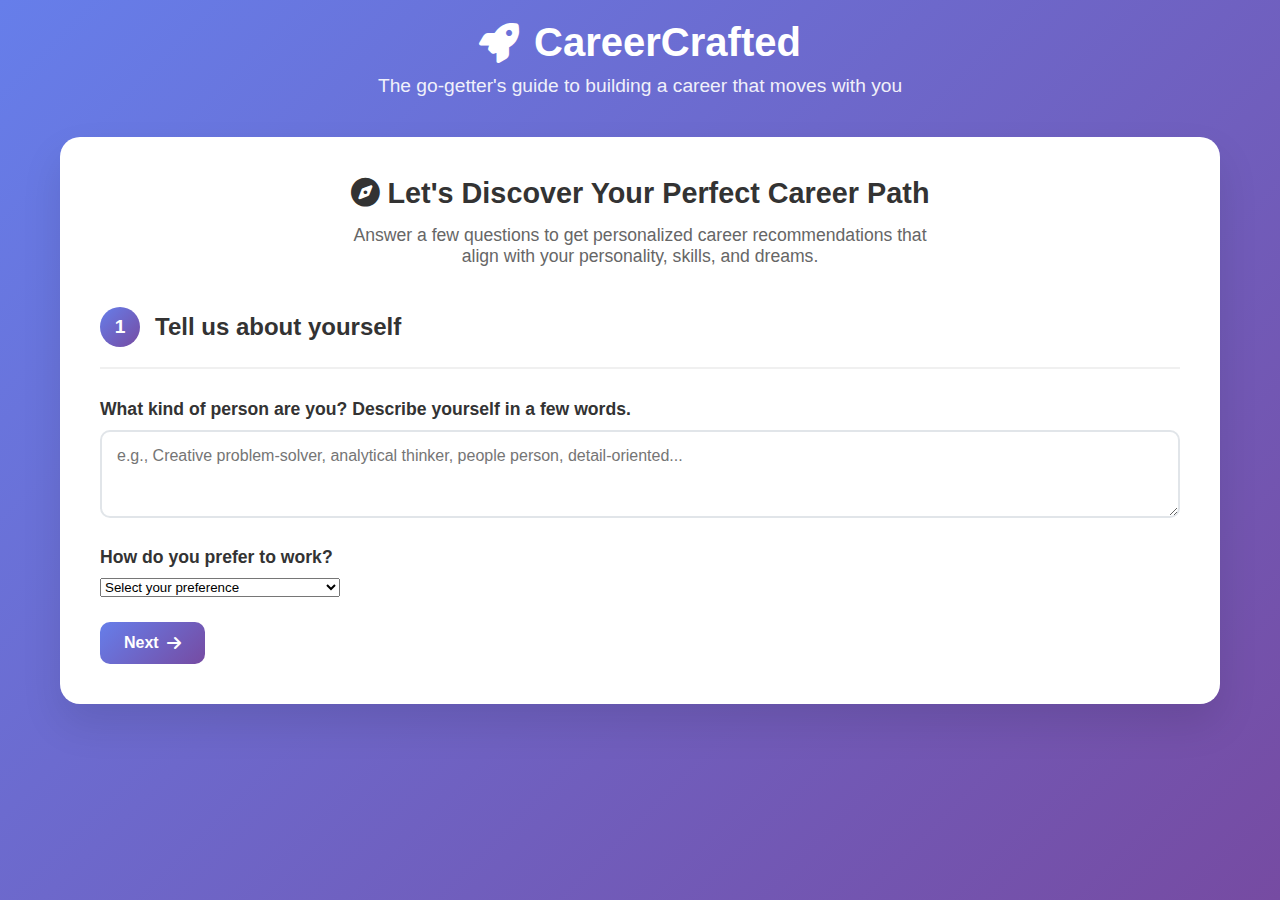
<file: index.html>
<!DOCTYPE html>
<html lang="en">
<head>
    <meta charset="UTF-8">
    <meta name="viewport" content="width=device-width, initial-scale=1.0">
    <title>CareerCrafted - Your Personalized Career Guide</title>
    <link rel="stylesheet" href="styles.css">
    <link href="https://cdnjs.cloudflare.com/ajax/libs/font-awesome/6.0.0/css/all.min.css" rel="stylesheet">
</head>
<body>
    <div class="container">
        <!-- Header -->
        <header class="header">
            <div class="logo">
                <i class="fas fa-rocket"></i>
                <h1>CareerCrafted</h1>
            </div>
            <p class="tagline">The go-getter's guide to building a career that moves with you</p>
        </header>

        <!-- Career Assessment Section -->
        <section class="assessment-section" id="assessmentSection">
            <div class="assessment-intro">
                <h2><i class="fas fa-compass"></i> Let's Discover Your Perfect Career Path</h2>
                <p>Answer a few questions to get personalized career recommendations that align with your personality, skills, and dreams.</p>
            </div>
            
            <form id="careerAssessmentForm" class="assessment-form">
                <!-- Step 1: Personality -->
                <div class="step active" id="step1">
                    <div class="step-header">
                        <span class="step-number">1</span>
                        <h3>Tell us about yourself</h3>
                    </div>
                    
                    <div class="question-group">
                        <label for="personality">What kind of person are you? Describe yourself in a few words.</label>
                        <textarea id="personality" name="personality" placeholder="e.g., Creative problem-solver, analytical thinker, people person, detail-oriented..." rows="3"></textarea>
                    </div>
                    
                    <div class="question-group">
                        <label for="workStyle">How do you prefer to work?</label>
                        <select id="workStyle" name="workStyle">
                            <option value="">Select your preference</option>
                            <option value="team">I love collaborating with teams</option>
                            <option value="independent">I work best independently</option>
                            <option value="mixed">I enjoy both teamwork and solo work</option>
                            <option value="leadership">I prefer leading and managing others</option>
                        </select>
                    </div>
                    
                    <button type="button" class="next-btn" onclick="nextStep(2)">
                        Next <i class="fas fa-arrow-right"></i>
                    </button>
                </div>
                
                <!-- Step 2: Skills & Superpowers -->
                <div class="step" id="step2">
                    <div class="step-header">
                        <span class="step-number">2</span>
                        <h3>Your Career Superpowers</h3>
                    </div>
                    
                    <div class="question-group">
                        <label for="superpowers">What are your career superpowers? What are you naturally good at?</label>
                        <textarea id="superpowers" name="superpowers" placeholder="e.g., building models, analyzing data, creating designs, writing code, managing projects, public speaking..." rows="3"></textarea>
                    </div>
                    
                    <div class="question-group">
                        <label for="skills">What technical skills do you have or want to develop?</label>
                        <input type="text" id="skills" name="skills" placeholder="e.g., Python, Excel, Photoshop, Project Management, Marketing...">
                    </div>
                    
                    <div class="step-navigation">
                        <button type="button" class="prev-btn" onclick="prevStep(1)">
                            <i class="fas fa-arrow-left"></i> Previous
                        </button>
                        <button type="button" class="next-btn" onclick="nextStep(3)">
                            Next <i class="fas fa-arrow-right"></i>
                        </button>
                    </div>
                </div>
                
                <!-- Step 3: Dream Career -->
                <div class="step" id="step3">
                    <div class="step-header">
                        <span class="step-number">3</span>
                        <h3>Your Dream Career</h3>
                    </div>
                    
                    <div class="question-group">
                        <label for="dreamCareer">Tell me about your dream career. Where do you see yourself?</label>
                        <textarea id="dreamCareer" name="dreamCareer" placeholder="e.g., Data Scientist at Google, Creative Director at a startup, Product Manager at Microsoft..." rows="3"></textarea>
                    </div>
                    
                    <div class="question-group">
                        <label for="industry">Which industries interest you most?</label>
                        <select id="industry" name="industry">
                            <option value="">Select an industry</option>
                            <option value="technology">Technology</option>
                            <option value="healthcare">Healthcare</option>
                            <option value="finance">Finance</option>
                            <option value="education">Education</option>
                            <option value="marketing">Marketing & Advertising</option>
                            <option value="design">Design & Creative</option>
                            <option value="consulting">Consulting</option>
                            <option value="nonprofit">Non-profit</option>
                            <option value="government">Government</option>
                            <option value="other">Other</option>
                        </select>
                    </div>
                    
                    <div class="step-navigation">
                        <button type="button" class="prev-btn" onclick="prevStep(2)">
                            <i class="fas fa-arrow-left"></i> Previous
                        </button>
                        <button type="button" class="next-btn" onclick="nextStep(4)">
                            Next <i class="fas fa-arrow-right"></i>
                        </button>
                    </div>
                </div>
                
                <!-- Step 4: Preferences -->
                <div class="step" id="step4">
                    <div class="step-header">
                        <span class="step-number">4</span>
                        <h3>Your Preferences</h3>
                    </div>
                    
                    <div class="question-group">
                        <label for="location">Where would you like to work?</label>
                        <input type="text" id="location" name="location" placeholder="e.g., San Francisco, Remote, New York, Anywhere">
                    </div>
                    
                    <div class="question-group">
                        <label for="relocate">Would you be open to relocating globally?</label>
                        <select id="relocate" name="relocate">
                            <option value="">Select your preference</option>
                            <option value="yes">Yes, I'm open to relocating anywhere</option>
                            <option value="domestic">Only within my country</option>
                            <option value="remote">I prefer remote work</option>
                            <option value="no">No, I want to stay local</option>
                        </select>
                    </div>
                    
                    <div class="question-group">
                        <label for="jobTypes">What types of positions interest you?</label>
                        <div class="checkbox-group">
                            <label class="checkbox-item">
                                <input type="checkbox" name="jobTypes" value="full-time">
                                <span>Full-time positions</span>
                            </label>
                            <label class="checkbox-item">
                                <input type="checkbox" name="jobTypes" value="part-time">
                                <span>Part-time opportunities</span>
                            </label>
                            <label class="checkbox-item">
                                <input type="checkbox" name="jobTypes" value="internship">
                                <span>Internships</span>
                            </label>
                            <label class="checkbox-item">
                                <input type="checkbox" name="jobTypes" value="contract">
                                <span>Contract work</span>
                            </label>
                            <label class="checkbox-item">
                                <input type="checkbox" name="jobTypes" value="freelance">
                                <span>Freelance projects</span>
                            </label>
                        </div>
                    </div>
                    
                    <div class="step-navigation">
                        <button type="button" class="prev-btn" onclick="prevStep(3)">
                            <i class="fas fa-arrow-left"></i> Previous
                        </button>
                        <button type="submit" class="submit-btn" id="submitAssessment">
                            <i class="fas fa-magic"></i> Craft My Career Path
                        </button>
                    </div>
                </div>
            </form>
        </section>

        <!-- Loading Section -->
        <section class="loading-section" id="loadingSection" style="display: none;">
            <div class="loading-spinner">
                <i class="fas fa-spinner fa-spin"></i>
            </div>
            <h3>Searching across the internet...</h3>
            <div class="search-progress">
                <div class="progress-item">
                    <span class="source-name">Job Boards</span>
                    <div class="progress-bar">
                        <div class="progress-fill" id="jobBoardsProgress"></div>
                    </div>
                </div>
                <div class="progress-item">
                    <span class="source-name">Social Media</span>
                    <div class="progress-bar">
                        <div class="progress-fill" id="socialMediaProgress"></div>
                    </div>
                </div>
                <div class="progress-item">
                    <span class="source-name">Company Sites</span>
                    <div class="progress-bar">
                        <div class="progress-fill" id="companySitesProgress"></div>
                    </div>
                </div>
            </div>
        </section>

        <!-- Career Insights Section -->
        <section class="insights-section" id="insightsSection" style="display: none;">
            <div class="insights-header">
                <h2><i class="fas fa-lightbulb"></i> Your Personalized Career Insights</h2>
                <div id="personalityInsight" class="insight-card">
                    <!-- Personality-based insights will be populated here -->
                </div>
            </div>
        </section>

        <!-- Results Section -->
        <section class="results-section" id="resultsSection" style="display: none;">
            <div class="results-header">
                <h2 id="resultsCount">Your Perfect Career Matches</h2>
                <div class="results-actions">
                    <button class="btn-secondary" id="exportBtn">
                        <i class="fas fa-download"></i>
                        Export Results
                    </button>
                    <button class="btn-secondary" id="refineBtn">
                        <i class="fas fa-sliders-h"></i>
                        Refine Search
                    </button>
                </div>
            </div>
            
            <div class="recommendation-intro" id="recommendationIntro">
                <!-- Personalized recommendation message will be populated here -->
            </div>
            
            <div class="filters">
                <select id="sortBy">
                    <option value="match">Sort by Match Score</option>
                    <option value="salary">Sort by Salary</option>
                    <option value="date">Sort by Date</option>
                    <option value="company">Sort by Company</option>
                </select>
                
                <select id="filterSource">
                    <option value="">All Sources</option>
                    <option value="indeed">Indeed</option>
                    <option value="linkedin">LinkedIn</option>
                    <option value="glassdoor">Glassdoor</option>
                    <option value="company">Company Sites</option>
                </select>
            </div>
            
            <div class="jobs-container" id="jobsContainer">
                <!-- Job results will be populated here -->
            </div>
            
            <div class="follow-up-questions" id="followUpQuestions" style="display: none;">
                <h3><i class="fas fa-question-circle"></i> Want to refine your search?</h3>
                <div class="follow-up-grid">
                    <button class="follow-up-btn" onclick="askFollowUp('salary')">
                        <i class="fas fa-dollar-sign"></i>
                        Adjust Salary Expectations
                    </button>
                    <button class="follow-up-btn" onclick="askFollowUp('location')">
                        <i class="fas fa-map-marker-alt"></i>
                        Expand Location Options
                    </button>
                    <button class="follow-up-btn" onclick="askFollowUp('experience')">
                        <i class="fas fa-chart-line"></i>
                        Consider Different Experience Levels
                    </button>
                    <button class="follow-up-btn" onclick="askFollowUp('industry')">
                        <i class="fas fa-industry"></i>
                        Explore Related Industries
                    </button>
                </div>
            </div>
            
            <div class="load-more">
                <button class="btn-secondary" id="loadMoreBtn">Load More Matches</button>
            </div>
        </section>
    </div>

    <script src="app.js"></script>
</body>
</html>
</file>
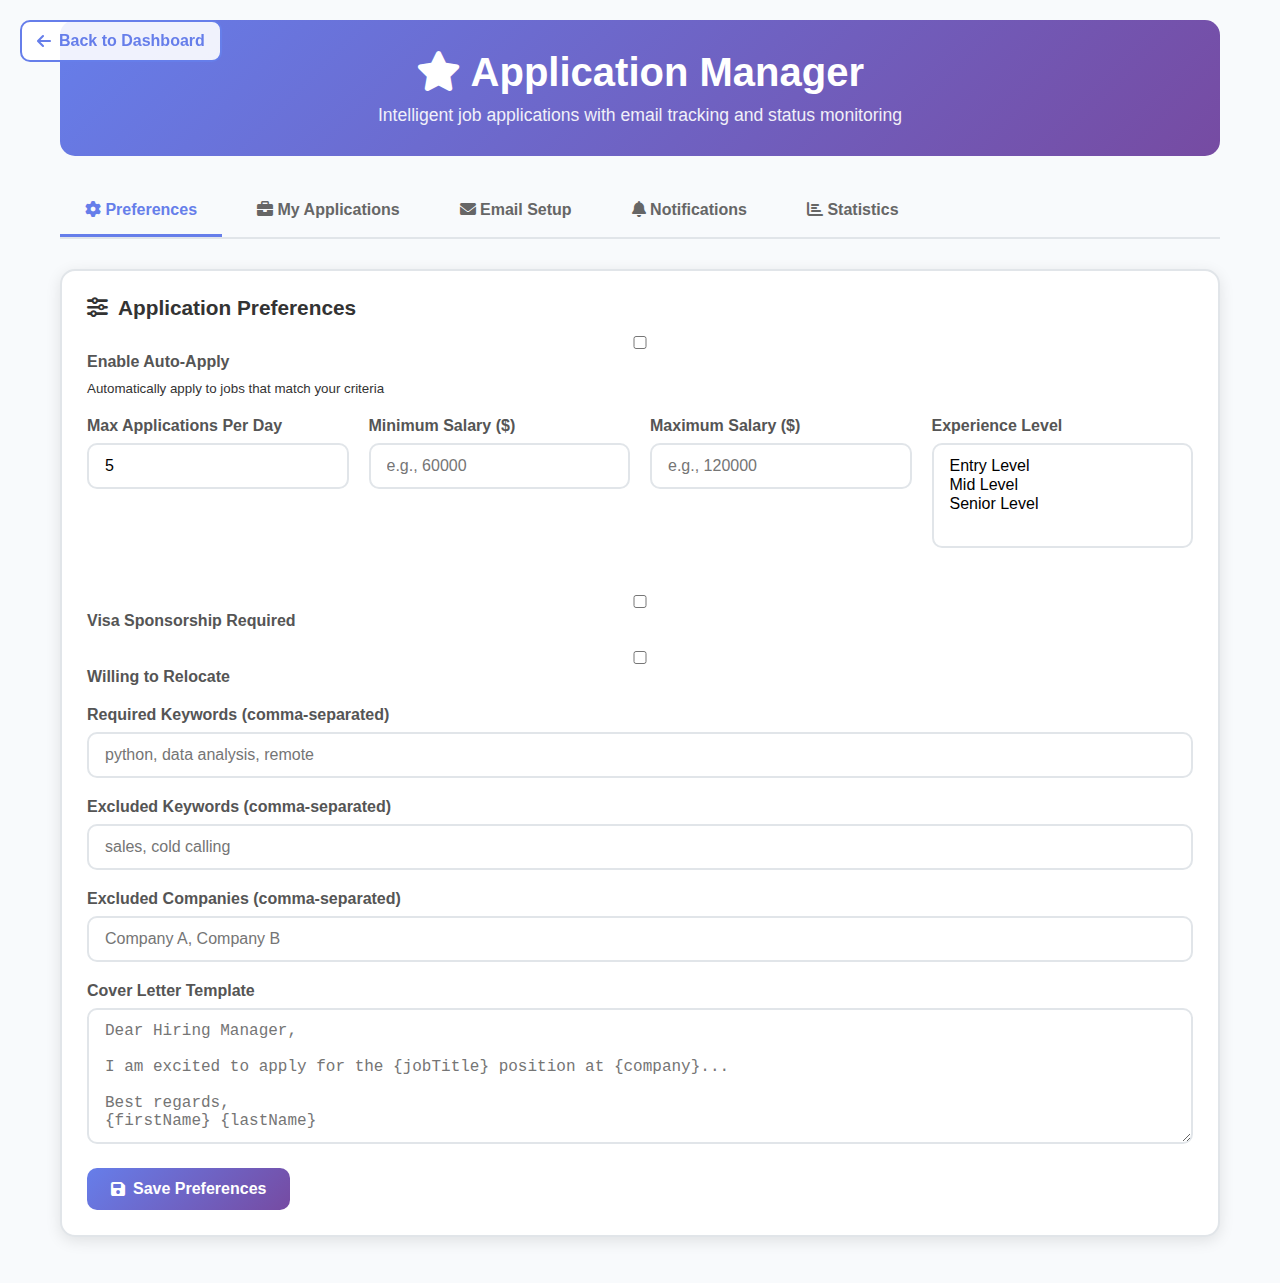
<file: applications.html>
<!DOCTYPE html>
<html lang="en">
<head>
    <meta charset="UTF-8">
    <meta name="viewport" content="width=device-width, initial-scale=1.0">
    <title>Application Manager - Dream Chaser</title>
    <link href="https://cdnjs.cloudflare.com/ajax/libs/font-awesome/6.0.0/css/all.min.css" rel="stylesheet">
    <style>
        * {
            margin: 0;
            padding: 0;
            box-sizing: border-box;
        }

        body {
            font-family: 'Segoe UI', Tahoma, Geneva, Verdana, sans-serif;
            background: #f8fafc;
            color: #333;
        }

        .container {
            max-width: 1200px;
            margin: 0 auto;
            padding: 20px;
        }

        .header {
            background: linear-gradient(135deg, #667eea 0%, #764ba2 100%);
            color: white;
            padding: 30px;
            border-radius: 15px;
            margin-bottom: 30px;
            text-align: center;
        }

        .header h1 {
            font-size: 2.5rem;
            margin-bottom: 10px;
        }

        .header p {
            font-size: 1.1rem;
            opacity: 0.9;
        }

        .tabs {
            display: flex;
            gap: 10px;
            margin-bottom: 30px;
            border-bottom: 2px solid #e1e5e9;
        }

        .tab {
            padding: 15px 25px;
            background: none;
            border: none;
            cursor: pointer;
            font-size: 1rem;
            font-weight: 600;
            color: #666;
            border-bottom: 3px solid transparent;
            transition: all 0.3s ease;
        }

        .tab.active {
            color: #667eea;
            border-bottom-color: #667eea;
        }

        .tab-content {
            display: none;
        }

        .tab-content.active {
            display: block;
        }

        .card {
            background: white;
            border-radius: 15px;
            padding: 25px;
            margin-bottom: 20px;
            box-shadow: 0 4px 15px rgba(0,0,0,0.1);
            border: 2px solid #e1e5e9;
            transition: all 0.3s ease;
        }

        .card:hover {
            border-color: #667eea;
            transform: translateY(-2px);
        }

        .card-title {
            font-size: 1.3rem;
            font-weight: 700;
            color: #333;
            margin-bottom: 15px;
            display: flex;
            align-items: center;
            gap: 10px;
        }

        .form-grid {
            display: grid;
            grid-template-columns: repeat(auto-fit, minmax(250px, 1fr));
            gap: 20px;
            margin-bottom: 25px;
        }

        .form-group {
            margin-bottom: 20px;
        }

        .form-group label {
            display: block;
            margin-bottom: 8px;
            font-weight: 600;
            color: #555;
        }

        .form-group input,
        .form-group select,
        .form-group textarea {
            width: 100%;
            padding: 12px 16px;
            border: 2px solid #e1e5e9;
            border-radius: 10px;
            font-size: 16px;
            transition: all 0.3s ease;
        }

        .form-group input:focus,
        .form-group select:focus,
        .form-group textarea:focus {
            outline: none;
            border-color: #667eea;
            box-shadow: 0 0 0 3px rgba(102, 126, 234, 0.1);
        }

        .btn {
            padding: 12px 24px;
            border: none;
            border-radius: 10px;
            font-size: 1rem;
            font-weight: 600;
            cursor: pointer;
            transition: all 0.3s ease;
            display: inline-flex;
            align-items: center;
            gap: 8px;
        }

        .btn-primary {
            background: linear-gradient(135deg, #667eea 0%, #764ba2 100%);
            color: white;
        }

        .btn-primary:hover {
            transform: translateY(-2px);
            box-shadow: 0 8px 25px rgba(102, 126, 234, 0.3);
        }

        .btn-secondary {
            background: #f1f5f9;
            color: #64748b;
            border: 2px solid #e2e8f0;
        }

        .btn-secondary:hover {
            background: #e2e8f0;
        }

        .application-item {
            background: white;
            border: 2px solid #e1e5e9;
            border-radius: 12px;
            padding: 20px;
            margin-bottom: 15px;
            transition: all 0.3s ease;
        }

        .application-item:hover {
            border-color: #667eea;
            box-shadow: 0 4px 15px rgba(102, 126, 234, 0.1);
        }

        .application-header {
            display: flex;
            justify-content: between;
            align-items: flex-start;
            margin-bottom: 15px;
        }

        .application-title {
            font-size: 1.2rem;
            font-weight: 700;
            color: #333;
            margin-bottom: 5px;
        }

        .application-company {
            color: #667eea;
            font-weight: 600;
            margin-bottom: 10px;
        }

        .status-badge {
            padding: 4px 12px;
            border-radius: 20px;
            font-size: 0.8rem;
            font-weight: 600;
            text-transform: uppercase;
        }

        .status-pending { background: #fef3c7; color: #92400e; }
        .status-applied { background: #dbeafe; color: #1e40af; }
        .status-acknowledged { background: #d1fae5; color: #065f46; }
        .status-under_review { background: #e0e7ff; color: #3730a3; }
        .status-interview_scheduled { background: #fce7f3; color: #be185d; }
        .status-rejected { background: #fee2e2; color: #dc2626; }
        .status-offer_received { background: #d1fae5; color: #059669; }

        .application-meta {
            display: flex;
            gap: 20px;
            color: #666;
            font-size: 0.9rem;
            margin-bottom: 15px;
        }

        .application-actions {
            display: flex;
            gap: 10px;
            margin-top: 15px;
        }

        .stats-grid {
            display: grid;
            grid-template-columns: repeat(auto-fit, minmax(200px, 1fr));
            gap: 20px;
            margin-bottom: 30px;
        }

        .stat-card {
            background: linear-gradient(135deg, #667eea, #764ba2);
            color: white;
            padding: 25px;
            border-radius: 15px;
            text-align: center;
        }

        .stat-number {
            font-size: 2.5rem;
            font-weight: 700;
            margin-bottom: 5px;
        }

        .stat-label {
            font-size: 0.9rem;
            opacity: 0.9;
        }

        .email-suggestions {
            background: #f0f9ff;
            border: 2px solid #0ea5e9;
            border-radius: 12px;
            padding: 20px;
            margin-bottom: 20px;
        }

        .email-suggestions h4 {
            color: #0369a1;
            margin-bottom: 15px;
        }

        .email-list {
            display: flex;
            flex-wrap: wrap;
            gap: 10px;
        }

        .email-suggestion {
            background: white;
            border: 1px solid #0ea5e9;
            border-radius: 8px;
            padding: 8px 12px;
            cursor: pointer;
            transition: all 0.3s ease;
        }

        .email-suggestion:hover {
            background: #0ea5e9;
            color: white;
        }

        .notification-item {
            background: white;
            border-left: 4px solid #667eea;
            border-radius: 8px;
            padding: 15px;
            margin-bottom: 10px;
            box-shadow: 0 2px 8px rgba(0,0,0,0.1);
        }

        .notification-item.unread {
            background: #f0f9ff;
            border-left-color: #0ea5e9;
        }

        .notification-title {
            font-weight: 600;
            margin-bottom: 5px;
        }

        .notification-message {
            color: #666;
            margin-bottom: 10px;
        }

        .notification-time {
            font-size: 0.8rem;
            color: #999;
        }

        .toggle-switch {
            position: relative;
            display: inline-block;
            width: 60px;
            height: 34px;
        }

        .toggle-switch input {
            opacity: 0;
            width: 0;
            height: 0;
        }

        .slider {
            position: absolute;
            cursor: pointer;
            top: 0;
            left: 0;
            right: 0;
            bottom: 0;
            background-color: #ccc;
            transition: .4s;
            border-radius: 34px;
        }

        .slider:before {
            position: absolute;
            content: "";
            height: 26px;
            width: 26px;
            left: 4px;
            bottom: 4px;
            background-color: white;
            transition: .4s;
            border-radius: 50%;
        }

        input:checked + .slider {
            background-color: #667eea;
        }

        input:checked + .slider:before {
            transform: translateX(26px);
        }

        .back-btn {
            position: fixed;
            top: 20px;
            left: 20px;
            background: rgba(255,255,255,0.9);
            color: #667eea;
            border: 2px solid #667eea;
            padding: 10px 15px;
            border-radius: 10px;
            text-decoration: none;
            font-weight: 600;
            transition: all 0.3s ease;
            display: flex;
            align-items: center;
            gap: 8px;
            z-index: 1000;
        }

        .back-btn:hover {
            background: #667eea;
            color: white;
        }

        @media (max-width: 768px) {
            .form-grid {
                grid-template-columns: 1fr;
            }
            
            .stats-grid {
                grid-template-columns: repeat(2, 1fr);
            }
            
            .application-header {
                flex-direction: column;
            }
            
            .application-actions {
                flex-wrap: wrap;
            }
        }
    </style>
</head>
<body>
    <a href="enhanced-dashboard.html" class="back-btn">
        <i class="fas fa-arrow-left"></i>
        Back to Dashboard
    </a>

    <div class="container">
        <header class="header">
            <h1><i class="fas fa-star"></i> Application Manager</h1>
            <p>Intelligent job applications with email tracking and status monitoring</p>
        </header>

        <div class="tabs">
            <button class="tab active" onclick="showTab('preferences')">
                <i class="fas fa-cog"></i> Preferences
            </button>
            <button class="tab" onclick="showTab('applications')">
                <i class="fas fa-briefcase"></i> My Applications
            </button>
            <button class="tab" onclick="showTab('email-setup')">
                <i class="fas fa-envelope"></i> Email Setup
            </button>
            <button class="tab" onclick="showTab('notifications')">
                <i class="fas fa-bell"></i> Notifications
            </button>
            <button class="tab" onclick="showTab('statistics')">
                <i class="fas fa-chart-bar"></i> Statistics
            </button>
        </div>

        <!-- Preferences Tab -->
        <div id="preferences" class="tab-content active">
            <div class="card">
                <div class="card-title">
                    <i class="fas fa-sliders-h"></i>
                    Application Preferences
                </div>
                
                <form id="preferencesForm">
                    <div class="form-group">
                        <label>
                            <input type="checkbox" id="autoApply"> Enable Auto-Apply
                        </label>
                        <small>Automatically apply to jobs that match your criteria</small>
                    </div>

                    <div class="form-grid">
                        <div class="form-group">
                            <label>Max Applications Per Day</label>
                            <input type="number" id="maxApplications" min="1" max="20" value="5">
                        </div>
                        <div class="form-group">
                            <label>Minimum Salary ($)</label>
                            <input type="number" id="minSalary" placeholder="e.g., 60000">
                        </div>
                        <div class="form-group">
                            <label>Maximum Salary ($)</label>
                            <input type="number" id="maxSalary" placeholder="e.g., 120000">
                        </div>
                        <div class="form-group">
                            <label>Experience Level</label>
                            <select id="experienceLevel" multiple>
                                <option value="entry">Entry Level</option>
                                <option value="mid">Mid Level</option>
                                <option value="senior">Senior Level</option>
                            </select>
                        </div>
                    </div>

                    <div class="form-group">
                        <label>
                            <input type="checkbox" id="visaRequired"> Visa Sponsorship Required
                        </label>
                    </div>

                    <div class="form-group">
                        <label>
                            <input type="checkbox" id="relocationWilling"> Willing to Relocate
                        </label>
                    </div>

                    <div class="form-group">
                        <label>Required Keywords (comma-separated)</label>
                        <input type="text" id="requiredKeywords" placeholder="python, data analysis, remote">
                    </div>

                    <div class="form-group">
                        <label>Excluded Keywords (comma-separated)</label>
                        <input type="text" id="excludedKeywords" placeholder="sales, cold calling">
                    </div>

                    <div class="form-group">
                        <label>Excluded Companies (comma-separated)</label>
                        <input type="text" id="excludedCompanies" placeholder="Company A, Company B">
                    </div>

                    <div class="form-group">
                        <label>Cover Letter Template</label>
                        <textarea id="coverLetterTemplate" rows="6" placeholder="Dear Hiring Manager,

I am excited to apply for the {jobTitle} position at {company}...

Best regards,
{firstName} {lastName}"></textarea>
                    </div>

                    <button type="submit" class="btn btn-primary">
                        <i class="fas fa-save"></i> Save Preferences
                    </button>
                </form>
            </div>
        </div>

        <!-- Applications Tab -->
        <div id="applications" class="tab-content">
            <div class="stats-grid">
                <div class="stat-card">
                    <div class="stat-number" id="totalApplications">0</div>
                    <div class="stat-label">Total Applications</div>
                </div>
                <div class="stat-card">
                    <div class="stat-number" id="pendingApplications">0</div>
                    <div class="stat-label">Pending</div>
                </div>
                <div class="stat-card">
                    <div class="stat-number" id="interviewsScheduled">0</div>
                    <div class="stat-label">Interviews</div>
                </div>
                <div class="stat-card">
                    <div class="stat-number" id="offersReceived">0</div>
                    <div class="stat-label">Offers</div>
                </div>
            </div>

            <div class="card">
                <div class="card-title">
                    <i class="fas fa-briefcase"></i>
                    My Job Applications
                </div>
                <div id="applicationsList">
                    <!-- Applications will be loaded here -->
                </div>
            </div>
        </div>

        <!-- Email Setup Tab -->
        <div id="email-setup" class="tab-content">
            <div class="email-suggestions">
                <h4><i class="fas fa-lightbulb"></i> Recommended: Use a Dedicated Email</h4>
                <p>For better tracking and organization, we recommend creating a dedicated email for job applications:</p>
                <div class="email-list" id="emailSuggestions">
                    <!-- Email suggestions will be loaded here -->
                </div>
            </div>

            <div class="card">
                <div class="card-title">
                    <i class="fas fa-envelope-open"></i>
                    Email Configuration
                </div>
                
                <form id="emailConfigForm">
                    <div class="form-grid">
                        <div class="form-group">
                            <label>Email Address</label>
                            <input type="email" id="emailAddress" required>
                        </div>
                        <div class="form-group">
                            <label>Email Password</label>
                            <input type="password" id="emailPassword" required>
                        </div>
                        <div class="form-group">
                            <label>Email Provider</label>
                            <select id="emailProvider">
                                <option value="gmail">Gmail</option>
                                <option value="outlook">Outlook</option>
                                <option value="yahoo">Yahoo</option>
                                <option value="custom">Custom</option>
                            </select>
                        </div>
                        <div class="form-group">
                            <label>
                                <input type="checkbox" id="isDedicated"> This is a dedicated job search email
                            </label>
                        </div>
                    </div>

                    <div id="customSettings" style="display: none;">
                        <div class="form-grid">
                            <div class="form-group">
                                <label>IMAP Host</label>
                                <input type="text" id="imapHost" placeholder="imap.example.com">
                            </div>
                            <div class="form-group">
                                <label>IMAP Port</label>
                                <input type="number" id="imapPort" value="993">
                            </div>
                            <div class="form-group">
                                <label>SMTP Host</label>
                                <input type="text" id="smtpHost" placeholder="smtp.example.com">
                            </div>
                            <div class="form-group">
                                <label>SMTP Port</label>
                                <input type="number" id="smtpPort" value="587">
                            </div>
                        </div>
                    </div>

                    <button type="submit" class="btn btn-primary">
                        <i class="fas fa-save"></i> Save Email Configuration
                    </button>
                    <button type="button" class="btn btn-secondary" onclick="startEmailMonitoring()">
                        <i class="fas fa-play"></i> Start Monitoring
                    </button>
                </form>
            </div>
        </div>

        <!-- Notifications Tab -->
        <div id="notifications" class="tab-content">
            <div class="card">
                <div class="card-title">
                    <i class="fas fa-bell"></i>
                    Application Status Notifications
                </div>
                <div id="notificationsList">
                    <!-- Notifications will be loaded here -->
                </div>
            </div>
        </div>

        <!-- Statistics Tab -->
        <div id="statistics" class="tab-content">
            <div class="card">
                <div class="card-title">
                    <i class="fas fa-chart-line"></i>
                    Application Analytics
                </div>
                <div id="statisticsContent">
                    <!-- Statistics will be loaded here -->
                </div>
            </div>
        </div>
    </div>

    <script>
        // Tab switching
        function showTab(tabName) {
            // Hide all tab contents
            document.querySelectorAll('.tab-content').forEach(content => {
                content.classList.remove('active');
            });
            
            // Remove active class from all tabs
            document.querySelectorAll('.tab').forEach(tab => {
                tab.classList.remove('active');
            });
            
            // Show selected tab content
            document.getElementById(tabName).classList.add('active');
            
            // Add active class to clicked tab
            event.target.classList.add('active');
            
            // Load data for the selected tab
            loadTabData(tabName);
        }

        // Load data based on selected tab
        function loadTabData(tabName) {
            switch(tabName) {
                case 'preferences':
                    loadPreferences();
                    break;
                case 'applications':
                    loadApplications();
                    break;
                case 'email-setup':
                    loadEmailSuggestions();
                    loadEmailConfig();
                    break;
                case 'notifications':
                    loadNotifications();
                    break;
                case 'statistics':
                    loadStatistics();
                    break;
            }
        }

        // Email provider settings
        const emailProviders = {
            gmail: {
                imap_host: 'imap.gmail.com',
                imap_port: 993,
                smtp_host: 'smtp.gmail.com',
                smtp_port: 587
            },
            outlook: {
                imap_host: 'outlook.office365.com',
                imap_port: 993,
                smtp_host: 'smtp-mail.outlook.com',
                smtp_port: 587
            },
            yahoo: {
                imap_host: 'imap.mail.yahoo.com',
                imap_port: 993,
                smtp_host: 'smtp.mail.yahoo.com',
                smtp_port: 587
            }
        };

        // Handle email provider change
        document.getElementById('emailProvider').addEventListener('change', function() {
            const provider = this.value;
            const customSettings = document.getElementById('customSettings');
            
            if (provider === 'custom') {
                customSettings.style.display = 'block';
            } else {
                customSettings.style.display = 'none';
                if (emailProviders[provider]) {
                    document.getElementById('imapHost').value = emailProviders[provider].imap_host;
                    document.getElementById('imapPort').value = emailProviders[provider].imap_port;
                    document.getElementById('smtpHost').value = emailProviders[provider].smtp_host;
                    document.getElementById('smtpPort').value = emailProviders[provider].smtp_port;
                }
            }
        });

        // Demo functions (replace with actual API calls)
        function loadPreferences() {
            // Demo data
            console.log('Loading preferences...');
        }

        function loadApplications() {
            const applicationsList = document.getElementById('applicationsList');
            
            // Demo applications
            const demoApplications = [
                {
                    id: 1,
                    job_title: 'Senior Data Analyst',
                    company: 'Tech Solutions Inc.',
                    status: 'under_review',
                    applied_at: '2024-01-15',
                    application_method: 'website'
                },
                {
                    id: 2,
                    job_title: 'Data Scientist',
                    company: 'AI Innovations',
                    status: 'interview_scheduled',
                    applied_at: '2024-01-12',
                    application_method: 'email'
                },
                {
                    id: 3,
                    job_title: 'Business Analyst',
                    company: 'Global Corp',
                    status: 'acknowledged',
                    applied_at: '2024-01-10',
                    application_method: 'website'
                }
            ];

            applicationsList.innerHTML = demoApplications.map(app => `
                <div class="application-item">
                    <div class="application-header">
                        <div>
                            <div class="application-title">${app.job_title}</div>
                            <div class="application-company">${app.company}</div>
                            <div class="application-meta">
                                <span><i class="fas fa-calendar"></i> Applied: ${app.applied_at}</span>
                                <span><i class="fas fa-paper-plane"></i> Method: ${app.application_method}</span>
                            </div>
                        </div>
                        <span class="status-badge status-${app.status}">${app.status.replace('_', ' ')}</span>
                    </div>
                    <div class="application-actions">
                        <button class="btn btn-secondary" onclick="viewApplication(${app.id})">
                            <i class="fas fa-eye"></i> View Details
                        </button>
                        <button class="btn btn-secondary" onclick="updateStatus(${app.id})">
                            <i class="fas fa-edit"></i> Update Status
                        </button>
                    </div>
                </div>
            `).join('');

            // Update stats
            document.getElementById('totalApplications').textContent = demoApplications.length;
            document.getElementById('pendingApplications').textContent = demoApplications.filter(app => app.status === 'pending').length;
            document.getElementById('interviewsScheduled').textContent = demoApplications.filter(app => app.status === 'interview_scheduled').length;
            document.getElementById('offersReceived').textContent = demoApplications.filter(app => app.status === 'offer_received').length;
        }

        function loadEmailSuggestions() {
            const emailSuggestions = document.getElementById('emailSuggestions');
            
            // Demo suggestions
            const suggestions = [
                'john.doe.jobs@gmail.com',
                'johndoecareer@gmail.com',
                'john.career.search@gmail.com',
                'jobs.john.doe@gmail.com'
            ];

            emailSuggestions.innerHTML = suggestions.map(email => `
                <div class="email-suggestion" onclick="selectEmailSuggestion('${email}')">
                    ${email}
                </div>
            `).join('');
        }

        function loadEmailConfig() {
            console.log('Loading email configuration...');
        }

        function loadNotifications() {
            const notificationsList = document.getElementById('notificationsList');
            
            // Demo notifications
            const demoNotifications = [
                {
                    id: 1,
                    title: 'Application Status Update',
                    message: 'Your application for Senior Data Analyst at Tech Solutions Inc. has been updated to: under review',
                    created_at: '2024-01-16 10:30:00',
                    is_read: false
                },
                {
                    id: 2,
                    title: 'Interview Scheduled',
                    message: 'Interview scheduled for Data Scientist position at AI Innovations',
                    created_at: '2024-01-15 14:20:00',
                    is_read: true
                }
            ];

            notificationsList.innerHTML = demoNotifications.map(notification => `
                <div class="notification-item ${notification.is_read ? '' : 'unread'}">
                    <div class="notification-title">${notification.title}</div>
                    <div class="notification-message">${notification.message}</div>
                    <div class="notification-time">${notification.created_at}</div>
                    ${!notification.is_read ? `<button class="btn btn-secondary" onclick="markAsRead(${notification.id})">Mark as Read</button>` : ''}
                </div>
            `).join('');
        }

        function loadStatistics() {
            const statisticsContent = document.getElementById('statisticsContent');
            
            statisticsContent.innerHTML = `
                <div class="stats-grid">
                    <div class="stat-card">
                        <div class="stat-number">15</div>
                        <div class="stat-label">Total Applications</div>
                    </div>
                    <div class="stat-card">
                        <div class="stat-number">23%</div>
                        <div class="stat-label">Response Rate</div>
                    </div>
                    <div class="stat-card">
                        <div class="stat-number">3</div>
                        <div class="stat-label">Interviews</div>
                    </div>
                    <div class="stat-card">
                        <div class="stat-number">1</div>
                        <div class="stat-label">Offers</div>
                    </div>
                </div>
            `;
        }

        // Utility functions
        function selectEmailSuggestion(email) {
            document.getElementById('emailAddress').value = email;
        }

        function viewApplication(id) {
            alert(`Viewing application details for ID: ${id}`);
        }

        function updateStatus(id) {
            alert(`Updating status for application ID: ${id}`);
        }

        function markAsRead(id) {
            alert(`Marking notification ${id} as read`);
            loadNotifications(); // Reload to show updated state
        }

        function startEmailMonitoring() {
            alert('Email monitoring started! You will receive notifications when application statuses change.');
        }

        // Form submissions
        document.getElementById('preferencesForm').addEventListener('submit', function(e) {
            e.preventDefault();
            alert('Preferences saved successfully!');
        });

        document.getElementById('emailConfigForm').addEventListener('submit', function(e) {
            e.preventDefault();
            alert('Email configuration saved successfully!');
        });

        // Initialize
        document.addEventListener('DOMContentLoaded', function() {
            loadTabData('preferences');
        });
    </script>
</body>
</html>
</file>
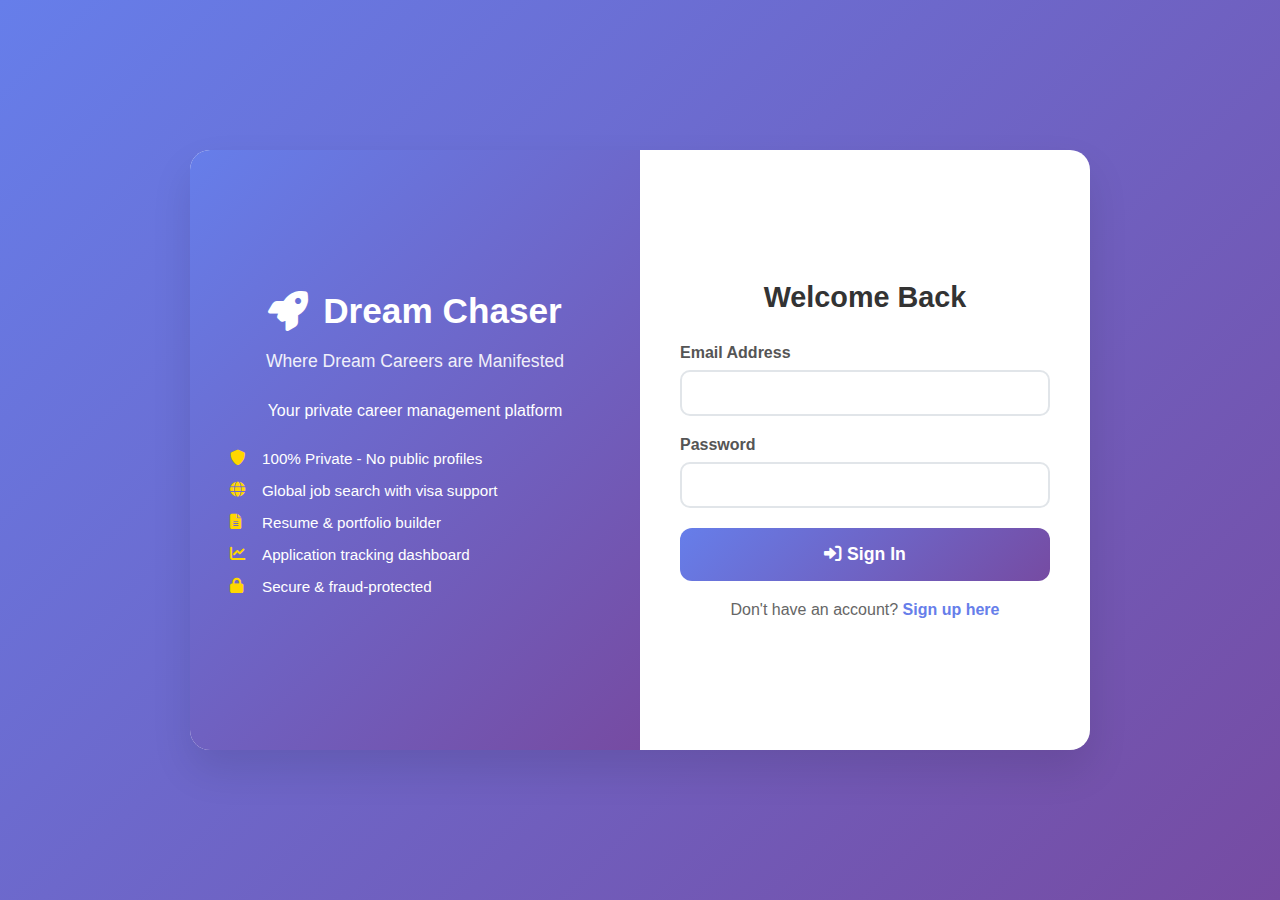
<file: auth.html>
<!DOCTYPE html>
<html lang="en">
<head>
    <meta charset="UTF-8">
    <meta name="viewport" content="width=device-width, initial-scale=1.0">
    <title>Dream Chaser - Sign In</title>
    <link href="https://cdnjs.cloudflare.com/ajax/libs/font-awesome/6.0.0/css/all.min.css" rel="stylesheet">
    <style>
        * {
            margin: 0;
            padding: 0;
            box-sizing: border-box;
        }

        body {
            font-family: 'Segoe UI', Tahoma, Geneva, Verdana, sans-serif;
            background: linear-gradient(135deg, #667eea 0%, #764ba2 100%);
            min-height: 100vh;
            display: flex;
            align-items: center;
            justify-content: center;
            color: #333;
        }

        .auth-container {
            background: white;
            border-radius: 20px;
            box-shadow: 0 20px 40px rgba(0,0,0,0.1);
            overflow: hidden;
            width: 100%;
            max-width: 900px;
            display: grid;
            grid-template-columns: 1fr 1fr;
            min-height: 600px;
        }

        .auth-left {
            background: linear-gradient(135deg, #667eea 0%, #764ba2 100%);
            padding: 60px 40px;
            display: flex;
            flex-direction: column;
            justify-content: center;
            color: white;
            text-align: center;
        }

        .auth-right {
            padding: 60px 40px;
            display: flex;
            flex-direction: column;
            justify-content: center;
        }

        .logo {
            display: flex;
            align-items: center;
            justify-content: center;
            gap: 15px;
            margin-bottom: 20px;
        }

        .logo i {
            font-size: 2.5rem;
        }

        .logo h1 {
            font-size: 2.2rem;
            font-weight: 700;
        }

        .tagline {
            font-size: 1.1rem;
            opacity: 0.9;
            margin-bottom: 30px;
        }

        .feature-list {
            text-align: left;
            margin-top: 30px;
        }

        .feature-item {
            display: flex;
            align-items: center;
            gap: 12px;
            margin-bottom: 15px;
            font-size: 0.95rem;
        }

        .feature-item i {
            color: #ffd700;
            width: 20px;
        }

        .auth-form h2 {
            color: #333;
            margin-bottom: 30px;
            font-size: 1.8rem;
            text-align: center;
        }

        .form-group {
            margin-bottom: 20px;
        }

        .form-group label {
            display: block;
            margin-bottom: 8px;
            font-weight: 600;
            color: #555;
        }

        .form-group input {
            width: 100%;
            padding: 12px 16px;
            border: 2px solid #e1e5e9;
            border-radius: 10px;
            font-size: 16px;
            transition: all 0.3s ease;
        }

        .form-group input:focus {
            outline: none;
            border-color: #667eea;
            box-shadow: 0 0 0 3px rgba(102, 126, 234, 0.1);
        }

        .auth-btn {
            width: 100%;
            padding: 16px;
            background: linear-gradient(135deg, #667eea 0%, #764ba2 100%);
            color: white;
            border: none;
            border-radius: 12px;
            font-size: 1.1rem;
            font-weight: 600;
            cursor: pointer;
            transition: all 0.3s ease;
            margin-bottom: 20px;
        }

        .auth-btn:hover {
            transform: translateY(-2px);
            box-shadow: 0 10px 25px rgba(102, 126, 234, 0.3);
        }

        .auth-btn:disabled {
            opacity: 0.6;
            cursor: not-allowed;
            transform: none;
        }

        .auth-switch {
            text-align: center;
            color: #666;
        }

        .auth-switch a {
            color: #667eea;
            text-decoration: none;
            font-weight: 600;
        }

        .auth-switch a:hover {
            text-decoration: underline;
        }

        .error-message {
            background: #fee;
            color: #c53030;
            padding: 12px;
            border-radius: 8px;
            margin-bottom: 20px;
            border: 1px solid #feb2b2;
        }

        .success-message {
            background: #f0fff4;
            color: #38a169;
            padding: 12px;
            border-radius: 8px;
            margin-bottom: 20px;
            border: 1px solid #9ae6b4;
        }

        .form-row {
            display: grid;
            grid-template-columns: 1fr 1fr;
            gap: 15px;
        }

        .privacy-note {
            background: rgba(102, 126, 234, 0.1);
            border: 1px solid rgba(102, 126, 234, 0.2);
            border-radius: 8px;
            padding: 15px;
            margin-top: 20px;
            font-size: 0.9rem;
            color: #555;
        }

        .privacy-note i {
            color: #667eea;
            margin-right: 8px;
        }

        @media (max-width: 768px) {
            .auth-container {
                grid-template-columns: 1fr;
                max-width: 400px;
            }

            .auth-left {
                padding: 40px 30px;
            }

            .auth-right {
                padding: 40px 30px;
            }

            .form-row {
                grid-template-columns: 1fr;
            }
        }
    </style>
</head>
<body>
    <div class="auth-container">
        <div class="auth-left">
            <div class="logo">
                <i class="fas fa-rocket"></i>
                <h1>Dream Chaser</h1>
            </div>
            <p class="tagline">Where Dream Careers are Manifested</p>
            <p>Your private career management platform</p>
            
            <div class="feature-list">
                <div class="feature-item">
                    <i class="fas fa-shield-alt"></i>
                    <span>100% Private - No public profiles</span>
                </div>
                <div class="feature-item">
                    <i class="fas fa-globe"></i>
                    <span>Global job search with visa support</span>
                </div>
                <div class="feature-item">
                    <i class="fas fa-file-alt"></i>
                    <span>Resume & portfolio builder</span>
                </div>
                <div class="feature-item">
                    <i class="fas fa-chart-line"></i>
                    <span>Application tracking dashboard</span>
                </div>
                <div class="feature-item">
                    <i class="fas fa-lock"></i>
                    <span>Secure & fraud-protected</span>
                </div>
            </div>
        </div>

        <div class="auth-right">
            <!-- Login Form -->
            <form id="loginForm" class="auth-form">
                <h2>Welcome Back</h2>
                
                <div id="errorMessage" class="error-message" style="display: none;"></div>
                <div id="successMessage" class="success-message" style="display: none;"></div>

                <div class="form-group">
                    <label for="loginEmail">Email Address</label>
                    <input type="email" id="loginEmail" name="email" required>
                </div>

                <div class="form-group">
                    <label for="loginPassword">Password</label>
                    <input type="password" id="loginPassword" name="password" required>
                </div>

                <button type="submit" class="auth-btn" id="loginBtn">
                    <i class="fas fa-sign-in-alt"></i> Sign In
                </button>

                <div class="auth-switch">
                    Don't have an account? <a href="#" onclick="showSignup()">Sign up here</a>
                </div>
            </form>

            <!-- Signup Form -->
            <form id="signupForm" class="auth-form" style="display: none;">
                <h2>Create Account</h2>
                
                <div id="signupErrorMessage" class="error-message" style="display: none;"></div>
                <div id="signupSuccessMessage" class="success-message" style="display: none;"></div>

                <div class="form-row">
                    <div class="form-group">
                        <label for="firstName">First Name</label>
                        <input type="text" id="firstName" name="firstName" required>
                    </div>
                    <div class="form-group">
                        <label for="lastName">Last Name</label>
                        <input type="text" id="lastName" name="lastName" required>
                    </div>
                </div>

                <div class="form-group">
                    <label for="signupEmail">Email Address</label>
                    <input type="email" id="signupEmail" name="email" required>
                </div>

                <div class="form-group">
                    <label for="phone">Phone Number (Optional)</label>
                    <input type="tel" id="phone" name="phone">
                </div>

                <div class="form-group">
                    <label for="signupPassword">Password</label>
                    <input type="password" id="signupPassword" name="password" required minlength="8">
                </div>

                <div class="form-group">
                    <label for="confirmPassword">Confirm Password</label>
                    <input type="password" id="confirmPassword" name="confirmPassword" required>
                </div>

                <button type="submit" class="auth-btn" id="signupBtn">
                    <i class="fas fa-user-plus"></i> Create Account
                </button>

                <div class="auth-switch">
                    Already have an account? <a href="#" onclick="showLogin()">Sign in here</a>
                </div>

                <div class="privacy-note">
                    <i class="fas fa-info-circle"></i>
                    <strong>Privacy Guarantee:</strong> Your profile will never be made public. Only you can access your data, and we never share information with recruiters or third parties.
                </div>
            </form>
        </div>
    </div>

    <script>
        function showSignup() {
            document.getElementById('loginForm').style.display = 'none';
            document.getElementById('signupForm').style.display = 'block';
            clearMessages();
        }

        function showLogin() {
            document.getElementById('signupForm').style.display = 'none';
            document.getElementById('loginForm').style.display = 'block';
            clearMessages();
        }

        function clearMessages() {
            document.getElementById('errorMessage').style.display = 'none';
            document.getElementById('successMessage').style.display = 'none';
            document.getElementById('signupErrorMessage').style.display = 'none';
            document.getElementById('signupSuccessMessage').style.display = 'none';
        }

        function showError(message, isSignup = false) {
            const errorElement = isSignup ? 
                document.getElementById('signupErrorMessage') : 
                document.getElementById('errorMessage');
            errorElement.textContent = message;
            errorElement.style.display = 'block';
        }

        function showSuccess(message, isSignup = false) {
            const successElement = isSignup ? 
                document.getElementById('signupSuccessMessage') : 
                document.getElementById('successMessage');
            successElement.textContent = message;
            successElement.style.display = 'block';
        }

        // Login form handler
        document.getElementById('loginForm').addEventListener('submit', async function(e) {
            e.preventDefault();
            clearMessages();

            const loginBtn = document.getElementById('loginBtn');
            loginBtn.disabled = true;
            loginBtn.innerHTML = '<i class="fas fa-spinner fa-spin"></i> Signing In...';

            const formData = new FormData(this);
            const loginData = {
                email: formData.get('email'),
                password: formData.get('password')
            };

            try {
                const response = await fetch('/api/auth/login', {
                    method: 'POST',
                    headers: {
                        'Content-Type': 'application/json'
                    },
                    body: JSON.stringify(loginData)
                });

                const result = await response.json();

                if (response.ok) {
                    localStorage.setItem('sessionToken', result.sessionToken);
                    localStorage.setItem('user', JSON.stringify(result.user));
                    showSuccess('Login successful! Redirecting to dashboard...');
                    
                    setTimeout(() => {
                        window.location.href = '/dashboard.html';
                    }, 1500);
                } else {
                    showError(result.error || 'Login failed');
                }
            } catch (error) {
                showError('Network error. Please try again.');
            } finally {
                loginBtn.disabled = false;
                loginBtn.innerHTML = '<i class="fas fa-sign-in-alt"></i> Sign In';
            }
        });

        // Signup form handler
        document.getElementById('signupForm').addEventListener('submit', async function(e) {
            e.preventDefault();
            clearMessages();

            const password = document.getElementById('signupPassword').value;
            const confirmPassword = document.getElementById('confirmPassword').value;

            if (password !== confirmPassword) {
                showError('Passwords do not match', true);
                return;
            }

            if (password.length < 8) {
                showError('Password must be at least 8 characters long', true);
                return;
            }

            const signupBtn = document.getElementById('signupBtn');
            signupBtn.disabled = true;
            signupBtn.innerHTML = '<i class="fas fa-spinner fa-spin"></i> Creating Account...';

            const formData = new FormData(this);
            const signupData = {
                email: formData.get('email'),
                password: formData.get('password'),
                firstName: formData.get('firstName'),
                lastName: formData.get('lastName'),
                phone: formData.get('phone')
            };

            try {
                const response = await fetch('/api/auth/register', {
                    method: 'POST',
                    headers: {
                        'Content-Type': 'application/json'
                    },
                    body: JSON.stringify(signupData)
                });

                const result = await response.json();

                if (response.ok) {
                    showSuccess('Account created successfully! Please sign in.', true);
                    setTimeout(() => {
                        showLogin();
                        document.getElementById('loginEmail').value = signupData.email;
                    }, 2000);
                } else {
                    showError(result.error || 'Registration failed', true);
                }
            } catch (error) {
                showError('Network error. Please try again.', true);
            } finally {
                signupBtn.disabled = false;
                signupBtn.innerHTML = '<i class="fas fa-user-plus"></i> Create Account';
            }
        });

        // Check if user is already logged in
        window.addEventListener('load', function() {
            const sessionToken = localStorage.getItem('sessionToken');
            if (sessionToken) {
                // Validate session and redirect if valid
                fetch('/api/auth/validate', {
                    headers: {
                        'Authorization': `Bearer ${sessionToken}`
                    }
                })
                .then(response => {
                    if (response.ok) {
                        window.location.href = '/dashboard.html';
                    }
                })
                .catch(() => {
                    // Invalid session, remove from storage
                    localStorage.removeItem('sessionToken');
                    localStorage.removeItem('user');
                });
            }
        });
    </script>
</body>
</html>
</file>
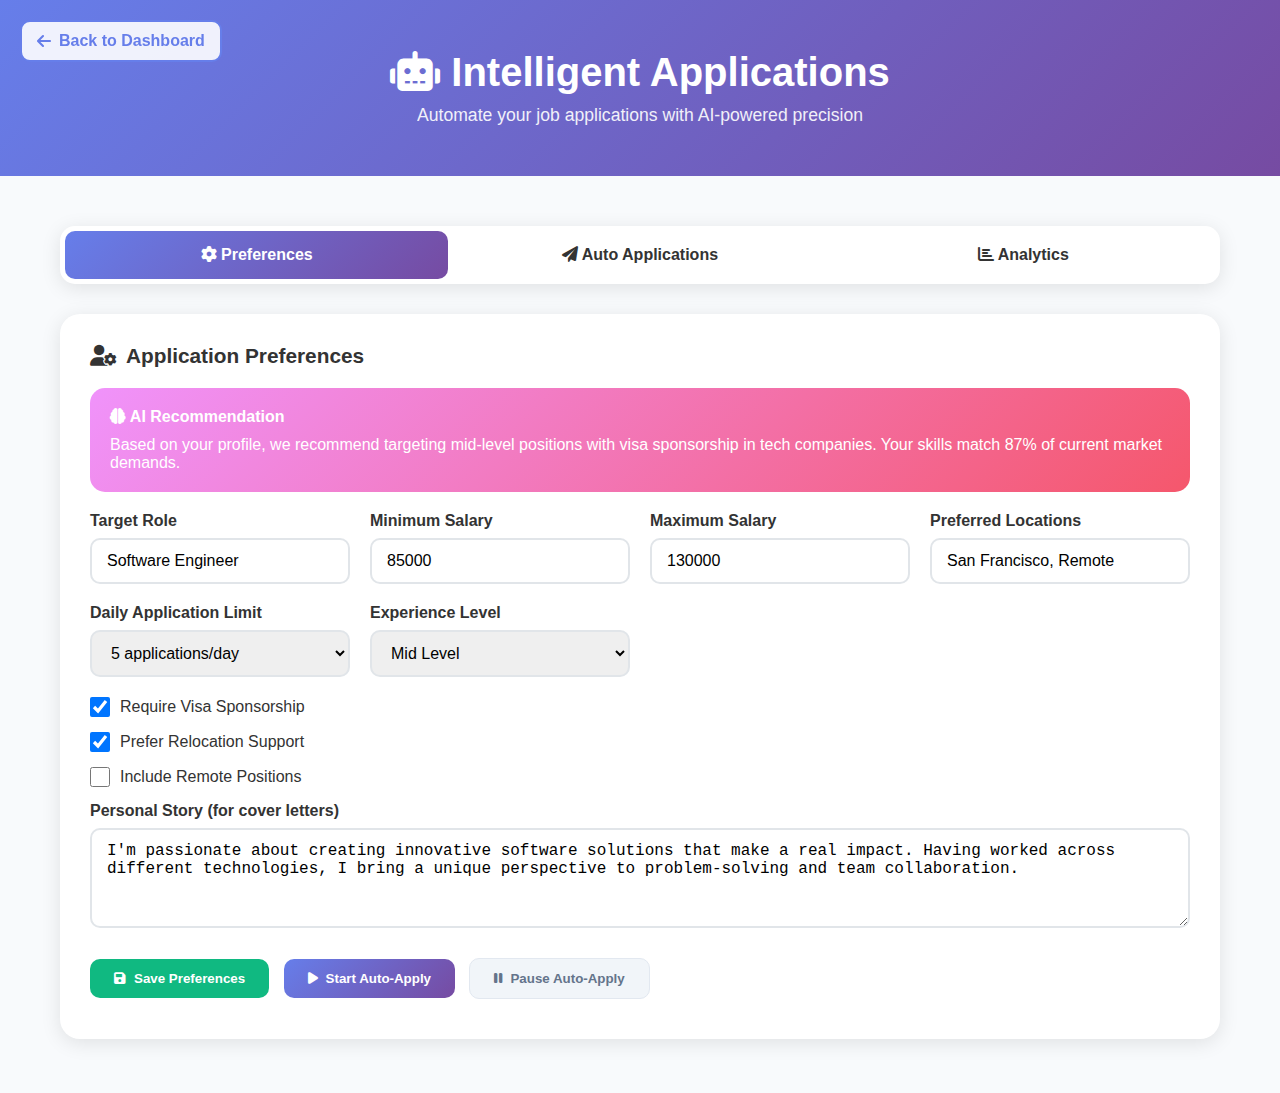
<file: intelligent-applications.html>
<!DOCTYPE html>
<html lang="en">
<head>
    <meta charset="UTF-8">
    <meta name="viewport" content="width=device-width, initial-scale=1.0">
    <title>Intelligent Applications - Dream Chaser</title>
    <link href="https://cdnjs.cloudflare.com/ajax/libs/font-awesome/6.0.0/css/all.min.css" rel="stylesheet">
    <style>
        * {
            margin: 0;
            padding: 0;
            box-sizing: border-box;
        }

        body {
            font-family: 'Segoe UI', Tahoma, Geneva, Verdana, sans-serif;
            background: #f8fafc;
            color: #333;
        }

        .container {
            max-width: 1200px;
            margin: 0 auto;
            padding: 20px;
        }

        .header {
            background: linear-gradient(135deg, #667eea 0%, #764ba2 100%);
            color: white;
            padding: 30px 0;
            text-align: center;
            margin-bottom: 30px;
        }

        .header h1 {
            font-size: 2.5rem;
            margin-bottom: 10px;
        }

        .header p {
            font-size: 1.1rem;
            opacity: 0.9;
        }

        .back-btn {
            position: fixed;
            top: 20px;
            left: 20px;
            background: rgba(255,255,255,0.9);
            color: #667eea;
            border: 2px solid #667eea;
            padding: 10px 15px;
            border-radius: 10px;
            text-decoration: none;
            font-weight: 600;
            transition: all 0.3s ease;
            display: flex;
            align-items: center;
            gap: 8px;
            z-index: 1000;
        }

        .back-btn:hover {
            background: #667eea;
            color: white;
        }

        .tabs {
            display: flex;
            background: white;
            border-radius: 15px;
            padding: 5px;
            margin-bottom: 30px;
            box-shadow: 0 4px 20px rgba(0,0,0,0.1);
        }

        .tab {
            flex: 1;
            padding: 15px 20px;
            text-align: center;
            border-radius: 10px;
            cursor: pointer;
            transition: all 0.3s ease;
            font-weight: 600;
        }

        .tab.active {
            background: linear-gradient(135deg, #667eea 0%, #764ba2 100%);
            color: white;
        }

        .tab:not(.active):hover {
            background: #f1f5f9;
        }

        .tab-content {
            display: none;
        }

        .tab-content.active {
            display: block;
        }

        .card {
            background: white;
            border-radius: 20px;
            padding: 30px;
            box-shadow: 0 4px 20px rgba(0,0,0,0.1);
            margin-bottom: 30px;
        }

        .card-title {
            font-size: 1.3rem;
            font-weight: 700;
            color: #333;
            margin-bottom: 20px;
            display: flex;
            align-items: center;
            gap: 10px;
        }

        .form-grid {
            display: grid;
            grid-template-columns: repeat(auto-fit, minmax(250px, 1fr));
            gap: 20px;
            margin-bottom: 20px;
        }

        .form-group {
            display: flex;
            flex-direction: column;
        }

        .form-group label {
            font-weight: 600;
            margin-bottom: 8px;
            color: #333;
        }

        .form-group input,
        .form-group select,
        .form-group textarea {
            padding: 12px 15px;
            border: 2px solid #e1e5e9;
            border-radius: 10px;
            font-size: 1rem;
            transition: border-color 0.3s ease;
        }

        .form-group input:focus,
        .form-group select:focus,
        .form-group textarea:focus {
            outline: none;
            border-color: #667eea;
        }

        .checkbox-group {
            display: flex;
            align-items: center;
            gap: 10px;
            margin-bottom: 15px;
        }

        .checkbox-group input[type="checkbox"] {
            width: 20px;
            height: 20px;
        }

        .btn {
            padding: 12px 24px;
            border: none;
            border-radius: 10px;
            font-weight: 600;
            cursor: pointer;
            transition: all 0.3s ease;
            display: inline-flex;
            align-items: center;
            gap: 8px;
            margin-right: 10px;
            margin-bottom: 10px;
        }

        .btn-primary {
            background: linear-gradient(135deg, #667eea 0%, #764ba2 100%);
            color: white;
        }

        .btn-secondary {
            background: #f1f5f9;
            color: #64748b;
            border: 1px solid #e2e8f0;
        }

        .btn-success {
            background: #10b981;
            color: white;
        }

        .btn-danger {
            background: #ef4444;
            color: white;
        }

        .btn:hover {
            transform: translateY(-2px);
        }

        .status-badge {
            padding: 6px 12px;
            border-radius: 20px;
            font-size: 0.8rem;
            font-weight: 600;
            text-transform: uppercase;
        }

        .status-active {
            background: #d1fae5;
            color: #065f46;
        }

        .status-paused {
            background: #fef3c7;
            color: #92400e;
        }

        .status-inactive {
            background: #fee2e2;
            color: #dc2626;
        }

        .application-item {
            border: 2px solid #e1e5e9;
            border-radius: 15px;
            padding: 20px;
            margin-bottom: 15px;
            transition: all 0.3s ease;
        }

        .application-item:hover {
            border-color: #667eea;
        }

        .application-header {
            display: flex;
            justify-content: between;
            align-items: flex-start;
            margin-bottom: 15px;
        }

        .application-title {
            font-size: 1.1rem;
            font-weight: 700;
            color: #333;
            margin-bottom: 5px;
        }

        .application-company {
            color: #667eea;
            font-weight: 600;
        }

        .application-meta {
            display: flex;
            gap: 20px;
            color: #666;
            font-size: 0.9rem;
            margin-bottom: 10px;
            flex-wrap: wrap;
        }

        .stats-grid {
            display: grid;
            grid-template-columns: repeat(auto-fit, minmax(200px, 1fr));
            gap: 20px;
            margin-bottom: 30px;
        }

        .stat-card {
            background: white;
            border-radius: 15px;
            padding: 25px;
            text-align: center;
            box-shadow: 0 4px 15px rgba(0,0,0,0.1);
            border: 2px solid #e1e5e9;
        }

        .stat-number {
            font-size: 2rem;
            font-weight: 700;
            color: #333;
            margin-bottom: 5px;
        }

        .stat-label {
            color: #666;
            font-weight: 600;
        }

        .ai-insight {
            background: linear-gradient(135deg, #f093fb 0%, #f5576c 100%);
            color: white;
            padding: 20px;
            border-radius: 15px;
            margin-bottom: 20px;
        }

        .ai-insight h4 {
            margin-bottom: 10px;
        }

        @media (max-width: 768px) {
            .tabs {
                flex-direction: column;
            }
            
            .form-grid {
                grid-template-columns: 1fr;
            }
            
            .application-header {
                flex-direction: column;
            }
        }
    </style>
</head>
<body>
    <a href="enhanced-dashboard.html" class="back-btn">
        <i class="fas fa-arrow-left"></i>
        Back to Dashboard
    </a>

    <div class="header">
        <div class="container">
            <h1><i class="fas fa-robot"></i> Intelligent Applications</h1>
            <p>Automate your job applications with AI-powered precision</p>
        </div>
    </div>

    <div class="container">
        <div class="tabs">
            <div class="tab active" onclick="switchTab('preferences')">
                <i class="fas fa-cog"></i> Preferences
            </div>
            <div class="tab" onclick="switchTab('applications')">
                <i class="fas fa-paper-plane"></i> Auto Applications
            </div>
            <div class="tab" onclick="switchTab('analytics')">
                <i class="fas fa-chart-bar"></i> Analytics
            </div>
        </div>

        <div id="preferences" class="tab-content active">
            <div class="card">
                <div class="card-title">
                    <i class="fas fa-user-cog"></i>
                    Application Preferences
                </div>

                <div class="ai-insight">
                    <h4><i class="fas fa-brain"></i> AI Recommendation</h4>
                    <p>Based on your profile, we recommend targeting mid-level positions with visa sponsorship in tech companies. Your skills match 87% of current market demands.</p>
                </div>

                <div class="form-grid">
                    <div class="form-group">
                        <label for="targetRole">Target Role</label>
                        <input type="text" id="targetRole" placeholder="e.g. Software Engineer" value="Software Engineer">
                    </div>
                    
                    <div class="form-group">
                        <label for="salaryMin">Minimum Salary</label>
                        <input type="number" id="salaryMin" placeholder="80000" value="85000">
                    </div>
                    
                    <div class="form-group">
                        <label for="salaryMax">Maximum Salary</label>
                        <input type="number" id="salaryMax" placeholder="120000" value="130000">
                    </div>
                    
                    <div class="form-group">
                        <label for="locations">Preferred Locations</label>
                        <input type="text" id="locations" placeholder="San Francisco, New York, Remote" value="San Francisco, Remote">
                    </div>
                    
                    <div class="form-group">
                        <label for="dailyLimit">Daily Application Limit</label>
                        <select id="dailyLimit">
                            <option value="5" selected>5 applications/day</option>
                            <option value="10">10 applications/day</option>
                            <option value="15">15 applications/day</option>
                            <option value="20">20 applications/day</option>
                        </select>
                    </div>
                    
                    <div class="form-group">
                        <label for="experienceLevel">Experience Level</label>
                        <select id="experienceLevel">
                            <option value="entry">Entry Level</option>
                            <option value="mid" selected>Mid Level</option>
                            <option value="senior">Senior Level</option>
                            <option value="lead">Lead/Principal</option>
                        </select>
                    </div>
                </div>

                <div class="checkbox-group">
                    <input type="checkbox" id="visaSponsorship" checked>
                    <label for="visaSponsorship">Require Visa Sponsorship</label>
                </div>

                <div class="checkbox-group">
                    <input type="checkbox" id="relocationSupport" checked>
                    <label for="relocationSupport">Prefer Relocation Support</label>
                </div>

                <div class="checkbox-group">
                    <input type="checkbox" id="remoteWork">
                    <label for="remoteWork">Include Remote Positions</label>
                </div>

                <div class="form-group">
                    <label for="personalStory">Personal Story (for cover letters)</label>
                    <textarea id="personalStory" rows="4" placeholder="Share your career journey, motivations, and what drives you professionally...">I'm passionate about creating innovative software solutions that make a real impact. Having worked across different technologies, I bring a unique perspective to problem-solving and team collaboration.</textarea>
                </div>

                <div style="margin-top: 30px;">
                    <button class="btn btn-success" onclick="savePreferences()">
                        <i class="fas fa-save"></i>
                        Save Preferences
                    </button>
                    <button class="btn btn-primary" onclick="startAutoApply()">
                        <i class="fas fa-play"></i>
                        Start Auto-Apply
                    </button>
                    <button class="btn btn-secondary" onclick="pauseAutoApply()">
                        <i class="fas fa-pause"></i>
                        Pause Auto-Apply
                    </button>
                </div>
            </div>
        </div>

        <div id="applications" class="tab-content">
            <div class="card">
                <div class="card-title">
                    <i class="fas fa-paper-plane"></i>
                    Auto-Application Status
                    <span class="status-badge status-active">Active</span>
                </div>

                <div class="stats-grid">
                    <div class="stat-card">
                        <div class="stat-number">47</div>
                        <div class="stat-label">Applications Sent Today</div>
                    </div>
                    <div class="stat-card">
                        <div class="stat-number">312</div>
                        <div class="stat-label">Total Auto-Applications</div>
                    </div>
                    <div class="stat-card">
                        <div class="stat-number">23</div>
                        <div class="stat-label">Responses Received</div>
                    </div>
                    <div class="stat-card">
                        <div class="stat-number">7.4%</div>
                        <div class="stat-label">Response Rate</div>
                    </div>
                </div>

                <div class="application-item">
                    <div class="application-header">
                        <div>
                            <div class="application-title">Senior Software Engineer</div>
                            <div class="application-company">TechCorp Inc.</div>
                        </div>
                        <span class="status-badge status-active">Applied</span>
                    </div>
                    <div class="application-meta">
                        <span><i class="fas fa-clock"></i> 2 hours ago</span>
                        <span><i class="fas fa-map-marker-alt"></i> San Francisco, CA</span>
                        <span><i class="fas fa-dollar-sign"></i> $120k - $160k</span>
                        <span><i class="fas fa-passport"></i> Visa Sponsorship</span>
                    </div>
                    <p><strong>ATS Score:</strong> 94% | <strong>Cover Letter:</strong> Personalized with your story | <strong>Resume:</strong> Optimized for this role</p>
                </div>

                <div class="application-item">
                    <div class="application-header">
                        <div>
                            <div class="application-title">Full Stack Developer</div>
                            <div class="application-company">StartupXYZ</div>
                        </div>
                        <span class="status-badge status-active">Applied</span>
                    </div>
                    <div class="application-meta">
                        <span><i class="fas fa-clock"></i> 4 hours ago</span>
                        <span><i class="fas fa-globe"></i> Remote</span>
                        <span><i class="fas fa-dollar-sign"></i> $90k - $120k</span>
                        <span><i class="fas fa-home"></i> Remote Work</span>
                    </div>
                    <p><strong>ATS Score:</strong> 89% | <strong>Cover Letter:</strong> Personalized with your story | <strong>Resume:</strong> Optimized for this role</p>
                </div>

                <div class="application-item">
                    <div class="application-header">
                        <div>
                            <div class="application-title">Backend Engineer</div>
                            <div class="application-company">DataCorp Inc.</div>
                        </div>
                        <span class="status-badge status-active">Applied</span>
                    </div>
                    <div class="application-meta">
                        <span><i class="fas fa-clock"></i> 6 hours ago</span>
                        <span><i class="fas fa-map-marker-alt"></i> New York, NY</span>
                        <span><i class="fas fa-dollar-sign"></i> $110k - $140k</span>
                        <span><i class="fas fa-passport"></i> Visa Sponsorship</span>
                    </div>
                    <p><strong>ATS Score:</strong> 91% | <strong>Cover Letter:</strong> Personalized with your story | <strong>Resume:</strong> Optimized for this role</p>
                </div>
            </div>
        </div>

        <div id="analytics" class="tab-content">
            <div class="card">
                <div class="card-title">
                    <i class="fas fa-chart-bar"></i>
                    Application Analytics
                </div>

                <div class="ai-insight">
                    <h4><i class="fas fa-lightbulb"></i> AI Insights</h4>
                    <p>Your applications to companies with 100-500 employees have a 23% higher response rate. Consider focusing on mid-size companies for better results.</p>
                </div>

                <div class="stats-grid">
                    <div class="stat-card">
                        <div class="stat-number">312</div>
                        <div class="stat-label">Total Applications</div>
                    </div>
                    <div class="stat-card">
                        <div class="stat-number">23</div>
                        <div class="stat-label">Responses</div>
                    </div>
                    <div class="stat-card">
                        <div class="stat-number">7</div>
                        <div class="stat-label">Interviews</div>
                    </div>
                    <div class="stat-card">
                        <div class="stat-number">2</div>
                        <div class="stat-label">Offers</div>
                    </div>
                </div>

                <div style="display: grid; grid-template-columns: 1fr 1fr; gap: 30px; margin-top: 30px;">
                    <div class="card">
                        <h4>Top Performing Keywords</h4>
                        <ul style="margin-top: 15px; line-height: 2;">
                            <li>JavaScript (92% ATS score)</li>
                            <li>React (89% ATS score)</li>
                            <li>Node.js (87% ATS score)</li>
                            <li>AWS (85% ATS score)</li>
                            <li>Python (83% ATS score)</li>
                        </ul>
                    </div>

                    <div class="card">
                        <h4>Response Rate by Company Size</h4>
                        <ul style="margin-top: 15px; line-height: 2;">
                            <li>Startup (1-50): 12.3%</li>
                            <li>Small (51-200): 15.7%</li>
                            <li>Medium (201-1000): 18.9%</li>
                            <li>Large (1000+): 9.2%</li>
                        </ul>
                    </div>
                </div>
            </div>
        </div>
    </div>

    <script>
        function switchTab(tabName) {
            // Hide all tab contents
            document.querySelectorAll('.tab-content').forEach(content => {
                content.classList.remove('active');
            });
            
            // Remove active class from all tabs
            document.querySelectorAll('.tab').forEach(tab => {
                tab.classList.remove('active');
            });
            
            // Show selected tab content
            document.getElementById(tabName).classList.add('active');
            
            // Add active class to clicked tab
            event.target.closest('.tab').classList.add('active');
        }

        function savePreferences() {
            alert('Preferences saved successfully! 🎯\n\nYour intelligent application settings have been updated and will be used for future auto-applications.');
        }

        function startAutoApply() {
            alert('Auto-Apply Started! 🚀\n\nDream Chaser will now automatically apply to jobs matching your preferences. You\'ll receive notifications for each application sent.');
        }

        function pauseAutoApply() {
            alert('Auto-Apply Paused ⏸️\n\nAutomatic job applications have been paused. You can resume anytime from this dashboard.');
        }
    </script>
</body>
</html>
</file>
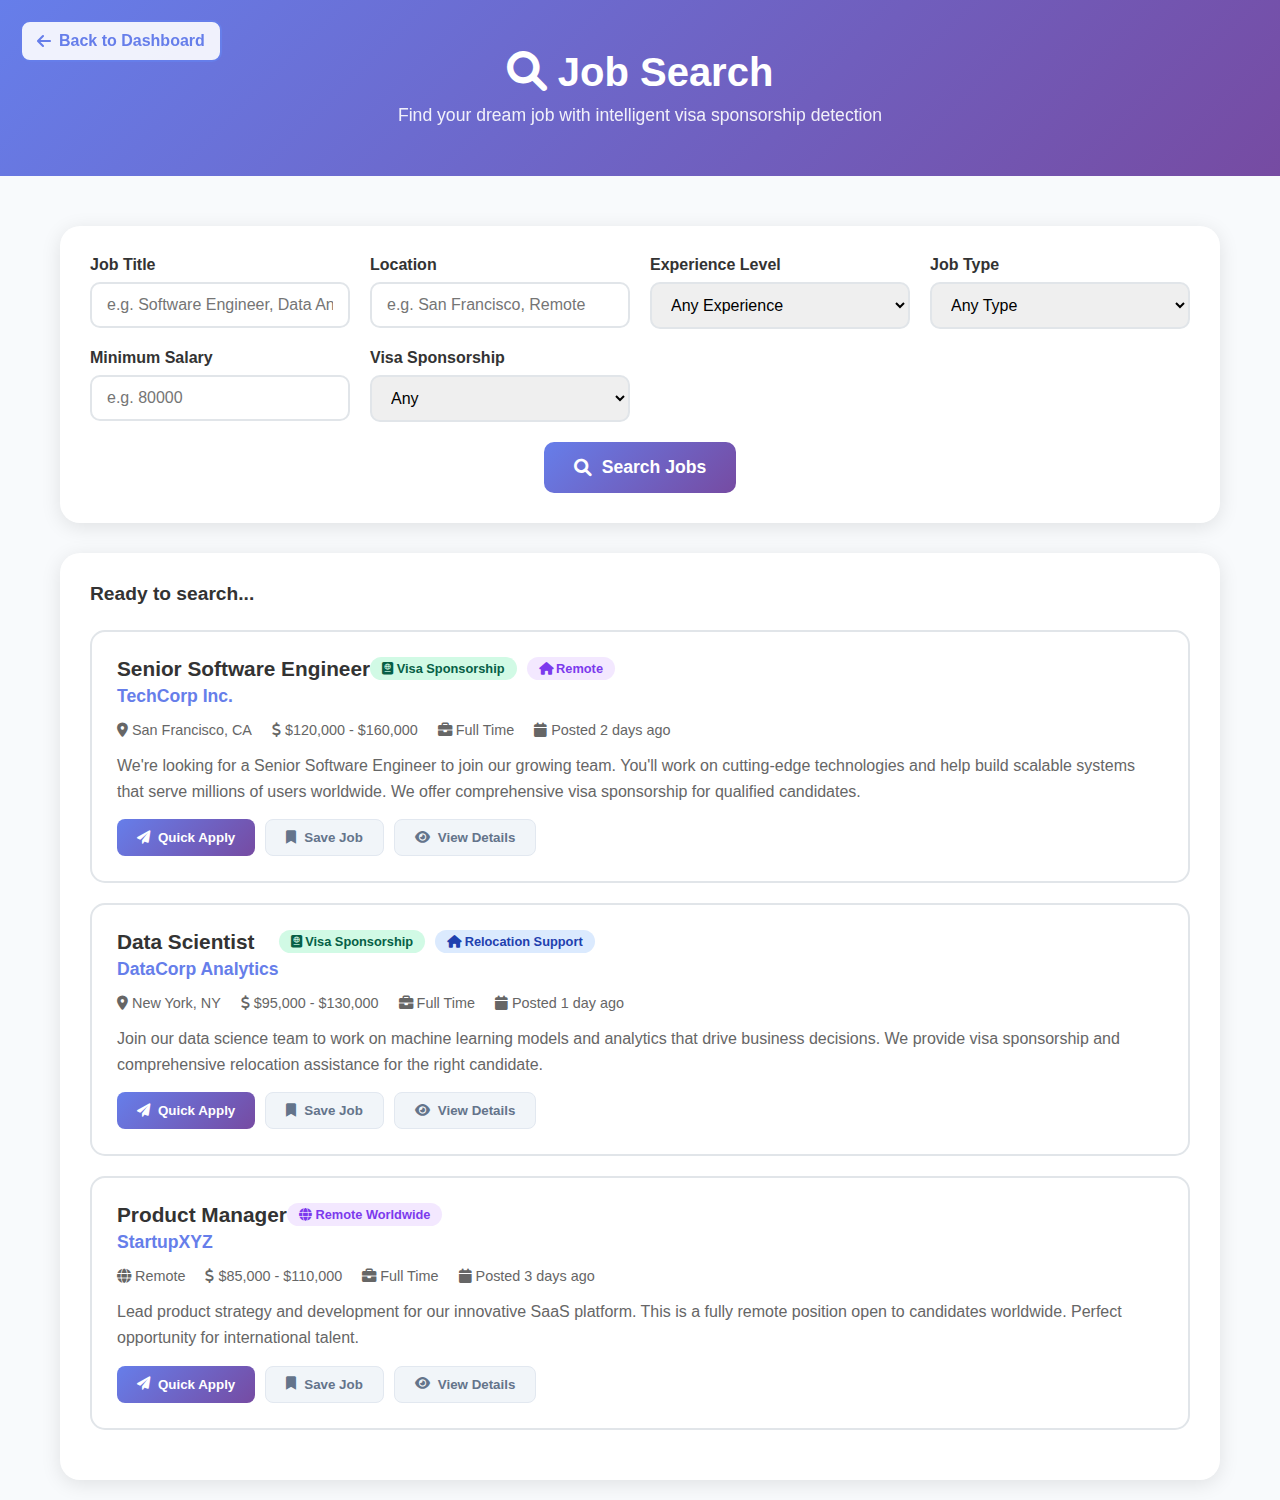
<file: job-search.html>
<!DOCTYPE html>
<html lang="en">
<head>
    <meta charset="UTF-8">
    <meta name="viewport" content="width=device-width, initial-scale=1.0">
    <title>Job Search - Dream Chaser</title>
    <link href="https://cdnjs.cloudflare.com/ajax/libs/font-awesome/6.0.0/css/all.min.css" rel="stylesheet">
    <style>
        * {
            margin: 0;
            padding: 0;
            box-sizing: border-box;
        }

        body {
            font-family: 'Segoe UI', Tahoma, Geneva, Verdana, sans-serif;
            background: #f8fafc;
            color: #333;
        }

        .container {
            max-width: 1200px;
            margin: 0 auto;
            padding: 20px;
        }

        .header {
            background: linear-gradient(135deg, #667eea 0%, #764ba2 100%);
            color: white;
            padding: 30px 0;
            text-align: center;
            margin-bottom: 30px;
        }

        .header h1 {
            font-size: 2.5rem;
            margin-bottom: 10px;
        }

        .header p {
            font-size: 1.1rem;
            opacity: 0.9;
        }

        .search-form {
            background: white;
            border-radius: 20px;
            padding: 30px;
            box-shadow: 0 4px 20px rgba(0,0,0,0.1);
            margin-bottom: 30px;
        }

        .form-grid {
            display: grid;
            grid-template-columns: repeat(auto-fit, minmax(250px, 1fr));
            gap: 20px;
            margin-bottom: 20px;
        }

        .form-group {
            display: flex;
            flex-direction: column;
        }

        .form-group label {
            font-weight: 600;
            margin-bottom: 8px;
            color: #333;
        }

        .form-group input,
        .form-group select {
            padding: 12px 15px;
            border: 2px solid #e1e5e9;
            border-radius: 10px;
            font-size: 1rem;
            transition: border-color 0.3s ease;
        }

        .form-group input:focus,
        .form-group select:focus {
            outline: none;
            border-color: #667eea;
        }

        .search-btn {
            background: linear-gradient(135deg, #667eea 0%, #764ba2 100%);
            color: white;
            border: none;
            padding: 15px 30px;
            border-radius: 10px;
            font-size: 1.1rem;
            font-weight: 600;
            cursor: pointer;
            transition: transform 0.3s ease;
            display: flex;
            align-items: center;
            gap: 10px;
            margin: 20px auto 0;
        }

        .search-btn:hover {
            transform: translateY(-2px);
        }

        .results-section {
            background: white;
            border-radius: 20px;
            padding: 30px;
            box-shadow: 0 4px 20px rgba(0,0,0,0.1);
        }

        .results-header {
            display: flex;
            justify-content: between;
            align-items: center;
            margin-bottom: 25px;
        }

        .results-count {
            font-size: 1.2rem;
            font-weight: 600;
            color: #333;
        }

        .job-card {
            border: 2px solid #e1e5e9;
            border-radius: 15px;
            padding: 25px;
            margin-bottom: 20px;
            transition: all 0.3s ease;
            cursor: pointer;
        }

        .job-card:hover {
            border-color: #667eea;
            transform: translateY(-2px);
        }

        .job-header {
            display: flex;
            justify-content: between;
            align-items: flex-start;
            margin-bottom: 15px;
        }

        .job-title {
            font-size: 1.3rem;
            font-weight: 700;
            color: #333;
            margin-bottom: 5px;
        }

        .job-company {
            color: #667eea;
            font-weight: 600;
            font-size: 1.1rem;
        }

        .job-tags {
            display: flex;
            gap: 10px;
            flex-wrap: wrap;
        }

        .tag {
            padding: 4px 12px;
            border-radius: 20px;
            font-size: 0.8rem;
            font-weight: 600;
        }

        .tag.visa {
            background: #d1fae5;
            color: #065f46;
        }

        .tag.relocation {
            background: #dbeafe;
            color: #1e40af;
        }

        .tag.remote {
            background: #f3e8ff;
            color: #7c3aed;
        }

        .job-meta {
            display: flex;
            gap: 20px;
            color: #666;
            font-size: 0.9rem;
            margin: 15px 0;
            flex-wrap: wrap;
        }

        .job-description {
            color: #666;
            line-height: 1.6;
            margin-bottom: 15px;
        }

        .job-actions {
            display: flex;
            gap: 10px;
            flex-wrap: wrap;
        }

        .btn {
            padding: 10px 20px;
            border: none;
            border-radius: 8px;
            font-weight: 600;
            cursor: pointer;
            transition: all 0.3s ease;
            display: inline-flex;
            align-items: center;
            gap: 8px;
        }

        .btn-primary {
            background: linear-gradient(135deg, #667eea 0%, #764ba2 100%);
            color: white;
        }

        .btn-secondary {
            background: #f1f5f9;
            color: #64748b;
            border: 1px solid #e2e8f0;
        }

        .btn:hover {
            transform: translateY(-1px);
        }

        .back-btn {
            position: fixed;
            top: 20px;
            left: 20px;
            background: rgba(255,255,255,0.9);
            color: #667eea;
            border: 2px solid #667eea;
            padding: 10px 15px;
            border-radius: 10px;
            text-decoration: none;
            font-weight: 600;
            transition: all 0.3s ease;
            display: flex;
            align-items: center;
            gap: 8px;
        }

        .back-btn:hover {
            background: #667eea;
            color: white;
        }

        .loading {
            text-align: center;
            padding: 40px;
            color: #666;
        }

        .spinner {
            border: 3px solid #f3f3f3;
            border-top: 3px solid #667eea;
            border-radius: 50%;
            width: 40px;
            height: 40px;
            animation: spin 1s linear infinite;
            margin: 0 auto 20px;
        }

        @keyframes spin {
            0% { transform: rotate(0deg); }
            100% { transform: rotate(360deg); }
        }

        @media (max-width: 768px) {
            .form-grid {
                grid-template-columns: 1fr;
            }
            
            .job-header {
                flex-direction: column;
                align-items: flex-start;
            }
            
            .job-actions {
                flex-direction: column;
            }
        }
    </style>
</head>
<body>
    <a href="enhanced-dashboard.html" class="back-btn">
        <i class="fas fa-arrow-left"></i>
        Back to Dashboard
    </a>

    <div class="header">
        <div class="container">
            <h1><i class="fas fa-search"></i> Job Search</h1>
            <p>Find your dream job with intelligent visa sponsorship detection</p>
        </div>
    </div>

    <div class="container">
        <div class="search-form">
            <div class="form-grid">
                <div class="form-group">
                    <label for="jobTitle">Job Title</label>
                    <input type="text" id="jobTitle" placeholder="e.g. Software Engineer, Data Analyst">
                </div>
                
                <div class="form-group">
                    <label for="location">Location</label>
                    <input type="text" id="location" placeholder="e.g. San Francisco, Remote">
                </div>
                
                <div class="form-group">
                    <label for="experience">Experience Level</label>
                    <select id="experience">
                        <option value="">Any Experience</option>
                        <option value="entry">Entry Level</option>
                        <option value="mid">Mid Level</option>
                        <option value="senior">Senior Level</option>
                        <option value="lead">Lead/Principal</option>
                    </select>
                </div>
                
                <div class="form-group">
                    <label for="jobType">Job Type</label>
                    <select id="jobType">
                        <option value="">Any Type</option>
                        <option value="full-time">Full Time</option>
                        <option value="part-time">Part Time</option>
                        <option value="contract">Contract</option>
                        <option value="remote">Remote</option>
                    </select>
                </div>
                
                <div class="form-group">
                    <label for="salary">Minimum Salary</label>
                    <input type="number" id="salary" placeholder="e.g. 80000">
                </div>
                
                <div class="form-group">
                    <label for="visaSponsorship">Visa Sponsorship</label>
                    <select id="visaSponsorship">
                        <option value="">Any</option>
                        <option value="required">Required</option>
                        <option value="available">Available</option>
                        <option value="not-required">Not Required</option>
                    </select>
                </div>
            </div>
            
            <button class="search-btn" onclick="searchJobs()">
                <i class="fas fa-search"></i>
                Search Jobs
            </button>
        </div>

        <div class="results-section">
            <div class="results-header">
                <div class="results-count" id="resultsCount">Ready to search...</div>
            </div>
            
            <div id="jobResults">
                <div class="job-card">
                    <div class="job-header">
                        <div>
                            <div class="job-title">Senior Software Engineer</div>
                            <div class="job-company">TechCorp Inc.</div>
                        </div>
                        <div class="job-tags">
                            <span class="tag visa"><i class="fas fa-passport"></i> Visa Sponsorship</span>
                            <span class="tag remote"><i class="fas fa-home"></i> Remote</span>
                        </div>
                    </div>
                    
                    <div class="job-meta">
                        <span><i class="fas fa-map-marker-alt"></i> San Francisco, CA</span>
                        <span><i class="fas fa-dollar-sign"></i> $120,000 - $160,000</span>
                        <span><i class="fas fa-briefcase"></i> Full Time</span>
                        <span><i class="fas fa-calendar"></i> Posted 2 days ago</span>
                    </div>
                    
                    <div class="job-description">
                        We're looking for a Senior Software Engineer to join our growing team. You'll work on cutting-edge technologies and help build scalable systems that serve millions of users worldwide. We offer comprehensive visa sponsorship for qualified candidates.
                    </div>
                    
                    <div class="job-actions">
                        <button class="btn btn-primary" onclick="applyToJob(1)">
                            <i class="fas fa-paper-plane"></i>
                            Quick Apply
                        </button>
                        <button class="btn btn-secondary" onclick="saveJob(1)">
                            <i class="fas fa-bookmark"></i>
                            Save Job
                        </button>
                        <button class="btn btn-secondary" onclick="viewDetails(1)">
                            <i class="fas fa-eye"></i>
                            View Details
                        </button>
                    </div>
                </div>

                <div class="job-card">
                    <div class="job-header">
                        <div>
                            <div class="job-title">Data Scientist</div>
                            <div class="job-company">DataCorp Analytics</div>
                        </div>
                        <div class="job-tags">
                            <span class="tag visa"><i class="fas fa-passport"></i> Visa Sponsorship</span>
                            <span class="tag relocation"><i class="fas fa-home"></i> Relocation Support</span>
                        </div>
                    </div>
                    
                    <div class="job-meta">
                        <span><i class="fas fa-map-marker-alt"></i> New York, NY</span>
                        <span><i class="fas fa-dollar-sign"></i> $95,000 - $130,000</span>
                        <span><i class="fas fa-briefcase"></i> Full Time</span>
                        <span><i class="fas fa-calendar"></i> Posted 1 day ago</span>
                    </div>
                    
                    <div class="job-description">
                        Join our data science team to work on machine learning models and analytics that drive business decisions. We provide visa sponsorship and comprehensive relocation assistance for the right candidate.
                    </div>
                    
                    <div class="job-actions">
                        <button class="btn btn-primary" onclick="applyToJob(2)">
                            <i class="fas fa-paper-plane"></i>
                            Quick Apply
                        </button>
                        <button class="btn btn-secondary" onclick="saveJob(2)">
                            <i class="fas fa-bookmark"></i>
                            Save Job
                        </button>
                        <button class="btn btn-secondary" onclick="viewDetails(2)">
                            <i class="fas fa-eye"></i>
                            View Details
                        </button>
                    </div>
                </div>

                <div class="job-card">
                    <div class="job-header">
                        <div>
                            <div class="job-title">Product Manager</div>
                            <div class="job-company">StartupXYZ</div>
                        </div>
                        <div class="job-tags">
                            <span class="tag remote"><i class="fas fa-globe"></i> Remote Worldwide</span>
                        </div>
                    </div>
                    
                    <div class="job-meta">
                        <span><i class="fas fa-globe"></i> Remote</span>
                        <span><i class="fas fa-dollar-sign"></i> $85,000 - $110,000</span>
                        <span><i class="fas fa-briefcase"></i> Full Time</span>
                        <span><i class="fas fa-calendar"></i> Posted 3 days ago</span>
                    </div>
                    
                    <div class="job-description">
                        Lead product strategy and development for our innovative SaaS platform. This is a fully remote position open to candidates worldwide. Perfect opportunity for international talent.
                    </div>
                    
                    <div class="job-actions">
                        <button class="btn btn-primary" onclick="applyToJob(3)">
                            <i class="fas fa-paper-plane"></i>
                            Quick Apply
                        </button>
                        <button class="btn btn-secondary" onclick="saveJob(3)">
                            <i class="fas fa-bookmark"></i>
                            Save Job
                        </button>
                        <button class="btn btn-secondary" onclick="viewDetails(3)">
                            <i class="fas fa-eye"></i>
                            View Details
                        </button>
                    </div>
                </div>
            </div>
        </div>
    </div>

    <script>
        function searchJobs() {
            const resultsDiv = document.getElementById('jobResults');
            const countDiv = document.getElementById('resultsCount');
            
            // Show loading
            resultsDiv.innerHTML = `
                <div class="loading">
                    <div class="spinner"></div>
                    <p>Searching jobs across multiple platforms...</p>
                </div>
            `;
            
            countDiv.textContent = 'Searching...';
            
            // Simulate search delay
            setTimeout(() => {
                countDiv.textContent = 'Found 247 jobs matching your criteria';
                loadJobResults();
            }, 2000);
        }
        
        function loadJobResults() {
            const jobTitle = document.getElementById('jobTitle').value || 'Software Engineer';
            const location = document.getElementById('location').value || 'Various Locations';
            
            document.getElementById('jobResults').innerHTML = `
                <div class="job-card">
                    <div class="job-header">
                        <div>
                            <div class="job-title">${jobTitle}</div>
                            <div class="job-company">TechCorp Inc.</div>
                        </div>
                        <div class="job-tags">
                            <span class="tag visa"><i class="fas fa-passport"></i> Visa Sponsorship</span>
                            <span class="tag remote"><i class="fas fa-home"></i> Remote</span>
                        </div>
                    </div>
                    
                    <div class="job-meta">
                        <span><i class="fas fa-map-marker-alt"></i> ${location}</span>
                        <span><i class="fas fa-dollar-sign"></i> $120,000 - $160,000</span>
                        <span><i class="fas fa-briefcase"></i> Full Time</span>
                        <span><i class="fas fa-calendar"></i> Posted 2 days ago</span>
                    </div>
                    
                    <div class="job-description">
                        We're looking for a ${jobTitle} to join our growing team. You'll work on cutting-edge technologies and help build scalable systems. We offer comprehensive visa sponsorship for qualified candidates.
                    </div>
                    
                    <div class="job-actions">
                        <button class="btn btn-primary" onclick="applyToJob(1)">
                            <i class="fas fa-paper-plane"></i>
                            Quick Apply
                        </button>
                        <button class="btn btn-secondary" onclick="saveJob(1)">
                            <i class="fas fa-bookmark"></i>
                            Save Job
                        </button>
                        <button class="btn btn-secondary" onclick="viewDetails(1)">
                            <i class="fas fa-eye"></i>
                            View Details
                        </button>
                    </div>
                </div>

                <div class="job-card">
                    <div class="job-header">
                        <div>
                            <div class="job-title">Senior ${jobTitle}</div>
                            <div class="job-company">DataCorp Analytics</div>
                        </div>
                        <div class="job-tags">
                            <span class="tag visa"><i class="fas fa-passport"></i> Visa Sponsorship</span>
                            <span class="tag relocation"><i class="fas fa-home"></i> Relocation Support</span>
                        </div>
                    </div>
                    
                    <div class="job-meta">
                        <span><i class="fas fa-map-marker-alt"></i> New York, NY</span>
                        <span><i class="fas fa-dollar-sign"></i> $95,000 - $130,000</span>
                        <span><i class="fas fa-briefcase"></i> Full Time</span>
                        <span><i class="fas fa-calendar"></i> Posted 1 day ago</span>
                    </div>
                    
                    <div class="job-description">
                        Join our team to work on innovative projects that drive business decisions. We provide visa sponsorship and comprehensive relocation assistance for the right candidate.
                    </div>
                    
                    <div class="job-actions">
                        <button class="btn btn-primary" onclick="applyToJob(2)">
                            <i class="fas fa-paper-plane"></i>
                            Quick Apply
                        </button>
                        <button class="btn btn-secondary" onclick="saveJob(2)">
                            <i class="fas fa-bookmark"></i>
                            Save Job
                        </button>
                        <button class="btn btn-secondary" onclick="viewDetails(2)">
                            <i class="fas fa-eye"></i>
                            View Details
                        </button>
                    </div>
                </div>

                <div class="job-card">
                    <div class="job-header">
                        <div>
                            <div class="job-title">Lead ${jobTitle}</div>
                            <div class="job-company">StartupXYZ</div>
                        </div>
                        <div class="job-tags">
                            <span class="tag remote"><i class="fas fa-globe"></i> Remote Worldwide</span>
                        </div>
                    </div>
                    
                    <div class="job-meta">
                        <span><i class="fas fa-globe"></i> Remote</span>
                        <span><i class="fas fa-dollar-sign"></i> $85,000 - $110,000</span>
                        <span><i class="fas fa-briefcase"></i> Full Time</span>
                        <span><i class="fas fa-calendar"></i> Posted 3 days ago</span>
                    </div>
                    
                    <div class="job-description">
                        Lead innovative projects for our SaaS platform. This is a fully remote position open to candidates worldwide. Perfect opportunity for international talent.
                    </div>
                    
                    <div class="job-actions">
                        <button class="btn btn-primary" onclick="applyToJob(3)">
                            <i class="fas fa-paper-plane"></i>
                            Quick Apply
                        </button>
                        <button class="btn btn-secondary" onclick="saveJob(3)">
                            <i class="fas fa-bookmark"></i>
                            Save Job
                        </button>
                        <button class="btn btn-secondary" onclick="viewDetails(3)">
                            <i class="fas fa-eye"></i>
                            View Details
                        </button>
                    </div>
                </div>
            `;
        }
        
        function applyToJob(jobId) {
            alert(`Applying to job ${jobId}... This will redirect to the intelligent applications page.`);
            // In real app: window.location.href = 'intelligent-applications.html?jobId=' + jobId;
        }
        
        function saveJob(jobId) {
            alert(`Job ${jobId} saved to your favorites!`);
        }
        
        function viewDetails(jobId) {
            alert(`Viewing detailed information for job ${jobId}...`);
        }
    </script>
</body>
</html>
</file>
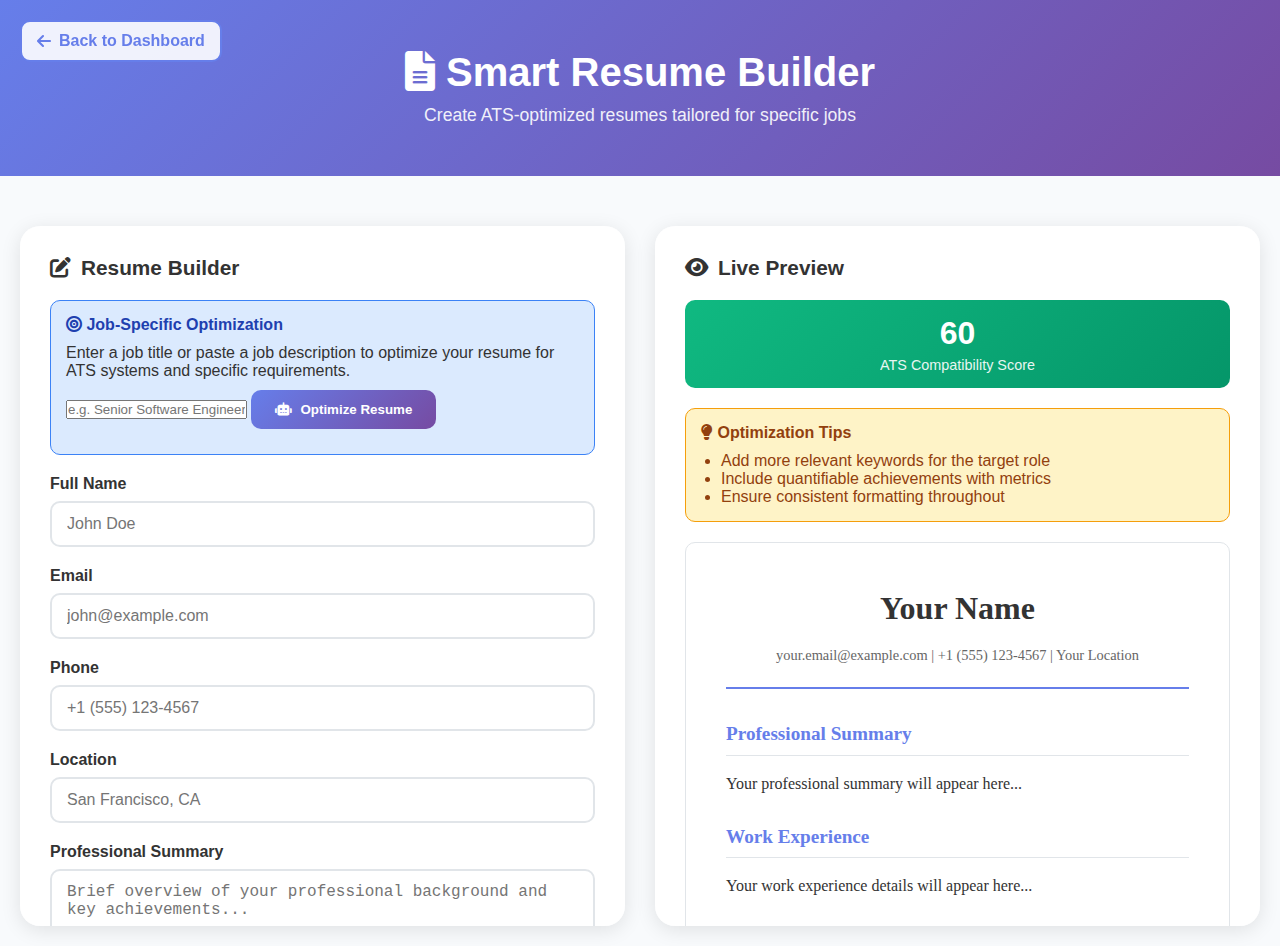
<file: resume-builder.html>
<!DOCTYPE html>
<html lang="en">
<head>
    <meta charset="UTF-8">
    <meta name="viewport" content="width=device-width, initial-scale=1.0">
    <title>Smart Resume Builder - Dream Chaser</title>
    <link href="https://cdnjs.cloudflare.com/ajax/libs/font-awesome/6.0.0/css/all.min.css" rel="stylesheet">
    <style>
        * {
            margin: 0;
            padding: 0;
            box-sizing: border-box;
        }

        body {
            font-family: 'Segoe UI', Tahoma, Geneva, Verdana, sans-serif;
            background: #f8fafc;
            color: #333;
        }

        .container {
            max-width: 1400px;
            margin: 0 auto;
            padding: 20px;
        }

        .header {
            background: linear-gradient(135deg, #667eea 0%, #764ba2 100%);
            color: white;
            padding: 30px 0;
            text-align: center;
            margin-bottom: 30px;
        }

        .header h1 {
            font-size: 2.5rem;
            margin-bottom: 10px;
        }

        .header p {
            font-size: 1.1rem;
            opacity: 0.9;
        }

        .back-btn {
            position: fixed;
            top: 20px;
            left: 20px;
            background: rgba(255,255,255,0.9);
            color: #667eea;
            border: 2px solid #667eea;
            padding: 10px 15px;
            border-radius: 10px;
            text-decoration: none;
            font-weight: 600;
            transition: all 0.3s ease;
            display: flex;
            align-items: center;
            gap: 8px;
            z-index: 1000;
        }

        .back-btn:hover {
            background: #667eea;
            color: white;
        }

        .builder-container {
            display: grid;
            grid-template-columns: 1fr 1fr;
            gap: 30px;
            height: calc(100vh - 200px);
        }

        .editor-panel {
            background: white;
            border-radius: 20px;
            padding: 30px;
            box-shadow: 0 4px 20px rgba(0,0,0,0.1);
            overflow-y: auto;
        }

        .preview-panel {
            background: white;
            border-radius: 20px;
            padding: 30px;
            box-shadow: 0 4px 20px rgba(0,0,0,0.1);
            overflow-y: auto;
        }

        .section-title {
            font-size: 1.3rem;
            font-weight: 700;
            color: #333;
            margin-bottom: 20px;
            display: flex;
            align-items: center;
            gap: 10px;
        }

        .form-group {
            margin-bottom: 20px;
        }

        .form-group label {
            display: block;
            font-weight: 600;
            margin-bottom: 8px;
            color: #333;
        }

        .form-group input,
        .form-group textarea,
        .form-group select {
            width: 100%;
            padding: 12px 15px;
            border: 2px solid #e1e5e9;
            border-radius: 10px;
            font-size: 1rem;
            transition: border-color 0.3s ease;
        }

        .form-group input:focus,
        .form-group textarea:focus,
        .form-group select:focus {
            outline: none;
            border-color: #667eea;
        }

        .form-group textarea {
            resize: vertical;
            min-height: 100px;
        }

        .btn {
            padding: 12px 24px;
            border: none;
            border-radius: 10px;
            font-weight: 600;
            cursor: pointer;
            transition: all 0.3s ease;
            display: inline-flex;
            align-items: center;
            gap: 8px;
            margin-right: 10px;
            margin-bottom: 10px;
        }

        .btn-primary {
            background: linear-gradient(135deg, #667eea 0%, #764ba2 100%);
            color: white;
        }

        .btn-secondary {
            background: #f1f5f9;
            color: #64748b;
            border: 1px solid #e2e8f0;
        }

        .btn-success {
            background: #10b981;
            color: white;
        }

        .btn:hover {
            transform: translateY(-2px);
        }

        .resume-preview {
            border: 1px solid #e1e5e9;
            border-radius: 10px;
            padding: 40px;
            background: white;
            font-family: 'Times New Roman', serif;
            line-height: 1.6;
        }

        .resume-header {
            text-align: center;
            margin-bottom: 30px;
            border-bottom: 2px solid #667eea;
            padding-bottom: 20px;
        }

        .resume-name {
            font-size: 2rem;
            font-weight: bold;
            color: #333;
            margin-bottom: 10px;
        }

        .resume-contact {
            color: #666;
            font-size: 0.9rem;
        }

        .resume-section {
            margin-bottom: 25px;
        }

        .resume-section h3 {
            font-size: 1.2rem;
            color: #667eea;
            border-bottom: 1px solid #e1e5e9;
            padding-bottom: 5px;
            margin-bottom: 15px;
        }

        .experience-item,
        .education-item {
            margin-bottom: 15px;
        }

        .item-header {
            display: flex;
            justify-content: between;
            align-items: flex-start;
            margin-bottom: 5px;
        }

        .item-title {
            font-weight: bold;
            color: #333;
        }

        .item-company {
            color: #667eea;
            font-weight: 600;
        }

        .item-date {
            color: #666;
            font-size: 0.9rem;
        }

        .skills-list {
            display: flex;
            flex-wrap: wrap;
            gap: 8px;
        }

        .skill-tag {
            background: #f1f5f9;
            color: #64748b;
            padding: 4px 12px;
            border-radius: 15px;
            font-size: 0.9rem;
        }

        .ats-score {
            background: linear-gradient(135deg, #10b981 0%, #059669 100%);
            color: white;
            padding: 15px;
            border-radius: 10px;
            margin-bottom: 20px;
            text-align: center;
        }

        .score-number {
            font-size: 2rem;
            font-weight: bold;
            margin-bottom: 5px;
        }

        .score-label {
            font-size: 0.9rem;
            opacity: 0.9;
        }

        .optimization-tips {
            background: #fef3c7;
            border: 1px solid #f59e0b;
            border-radius: 10px;
            padding: 15px;
            margin-bottom: 20px;
        }

        .optimization-tips h4 {
            color: #92400e;
            margin-bottom: 10px;
        }

        .optimization-tips ul {
            color: #92400e;
            margin-left: 20px;
        }

        .job-match {
            background: #dbeafe;
            border: 1px solid #3b82f6;
            border-radius: 10px;
            padding: 15px;
            margin-bottom: 20px;
        }

        .job-match h4 {
            color: #1e40af;
            margin-bottom: 10px;
        }

        @media (max-width: 1024px) {
            .builder-container {
                grid-template-columns: 1fr;
                height: auto;
            }
        }
    </style>
</head>
<body>
    <a href="enhanced-dashboard.html" class="back-btn">
        <i class="fas fa-arrow-left"></i>
        Back to Dashboard
    </a>

    <div class="header">
        <div class="container">
            <h1><i class="fas fa-file-alt"></i> Smart Resume Builder</h1>
            <p>Create ATS-optimized resumes tailored for specific jobs</p>
        </div>
    </div>

    <div class="container">
        <div class="builder-container">
            <div class="editor-panel">
                <div class="section-title">
                    <i class="fas fa-edit"></i>
                    Resume Builder
                </div>

                <div class="job-match">
                    <h4><i class="fas fa-bullseye"></i> Job-Specific Optimization</h4>
                    <p>Enter a job title or paste a job description to optimize your resume for ATS systems and specific requirements.</p>
                    <input type="text" id="jobTitle" placeholder="e.g. Senior Software Engineer" style="margin-top: 10px;">
                    <button class="btn btn-primary" onclick="optimizeForJob()" style="margin-top: 10px;">
                        <i class="fas fa-robot"></i>
                        Optimize Resume
                    </button>
                </div>

                <div class="form-group">
                    <label for="fullName">Full Name</label>
                    <input type="text" id="fullName" placeholder="John Doe" onchange="updatePreview()">
                </div>

                <div class="form-group">
                    <label for="email">Email</label>
                    <input type="email" id="email" placeholder="john@example.com" onchange="updatePreview()">
                </div>

                <div class="form-group">
                    <label for="phone">Phone</label>
                    <input type="tel" id="phone" placeholder="+1 (555) 123-4567" onchange="updatePreview()">
                </div>

                <div class="form-group">
                    <label for="location">Location</label>
                    <input type="text" id="location" placeholder="San Francisco, CA" onchange="updatePreview()">
                </div>

                <div class="form-group">
                    <label for="summary">Professional Summary</label>
                    <textarea id="summary" placeholder="Brief overview of your professional background and key achievements..." onchange="updatePreview()"></textarea>
                </div>

                <div class="form-group">
                    <label for="experience">Work Experience</label>
                    <textarea id="experience" placeholder="Job Title | Company | Dates&#10;• Achievement or responsibility&#10;• Another achievement with metrics" onchange="updatePreview()"></textarea>
                </div>

                <div class="form-group">
                    <label for="education">Education</label>
                    <textarea id="education" placeholder="Degree | University | Year" onchange="updatePreview()"></textarea>
                </div>

                <div class="form-group">
                    <label for="skills">Skills (comma-separated)</label>
                    <textarea id="skills" placeholder="JavaScript, Python, React, Node.js, SQL, AWS..." onchange="updatePreview()"></textarea>
                </div>

                <div style="margin-top: 30px;">
                    <button class="btn btn-success" onclick="downloadResume()">
                        <i class="fas fa-download"></i>
                        Download PDF
                    </button>
                    <button class="btn btn-primary" onclick="saveResume()">
                        <i class="fas fa-save"></i>
                        Save Resume
                    </button>
                    <button class="btn btn-secondary" onclick="loadTemplate()">
                        <i class="fas fa-file-import"></i>
                        Load Template
                    </button>
                </div>
            </div>

            <div class="preview-panel">
                <div class="section-title">
                    <i class="fas fa-eye"></i>
                    Live Preview
                </div>

                <div class="ats-score">
                    <div class="score-number" id="atsScore">85</div>
                    <div class="score-label">ATS Compatibility Score</div>
                </div>

                <div class="optimization-tips">
                    <h4><i class="fas fa-lightbulb"></i> Optimization Tips</h4>
                    <ul id="optimizationTips">
                        <li>Add more relevant keywords for the target role</li>
                        <li>Include quantifiable achievements with metrics</li>
                        <li>Ensure consistent formatting throughout</li>
                    </ul>
                </div>

                <div class="resume-preview" id="resumePreview">
                    <div class="resume-header">
                        <div class="resume-name" id="previewName">Your Name</div>
                        <div class="resume-contact" id="previewContact">
                            your.email@example.com | +1 (555) 123-4567 | Your Location
                        </div>
                    </div>

                    <div class="resume-section">
                        <h3>Professional Summary</h3>
                        <p id="previewSummary">Your professional summary will appear here...</p>
                    </div>

                    <div class="resume-section">
                        <h3>Work Experience</h3>
                        <div id="previewExperience">
                            <div class="experience-item">
                                <div class="item-header">
                                    <div>
                                        <div class="item-title">Your Job Title</div>
                                        <div class="item-company">Company Name</div>
                                    </div>
                                    <div class="item-date">Dates</div>
                                </div>
                                <p>Your work experience details will appear here...</p>
                            </div>
                        </div>
                    </div>

                    <div class="resume-section">
                        <h3>Education</h3>
                        <div id="previewEducation">
                            <div class="education-item">
                                <div class="item-header">
                                    <div>
                                        <div class="item-title">Your Degree</div>
                                        <div class="item-company">University Name</div>
                                    </div>
                                    <div class="item-date">Year</div>
                                </div>
                            </div>
                        </div>
                    </div>

                    <div class="resume-section">
                        <h3>Skills</h3>
                        <div class="skills-list" id="previewSkills">
                            <span class="skill-tag">Your skills will appear here</span>
                        </div>
                    </div>
                </div>
            </div>
        </div>
    </div>

    <script>
        function updatePreview() {
            const fullName = document.getElementById('fullName').value || 'Your Name';
            const email = document.getElementById('email').value || 'your.email@example.com';
            const phone = document.getElementById('phone').value || '+1 (555) 123-4567';
            const location = document.getElementById('location').value || 'Your Location';
            const summary = document.getElementById('summary').value || 'Your professional summary will appear here...';
            const experience = document.getElementById('experience').value || 'Your work experience details will appear here...';
            const education = document.getElementById('education').value || 'Your education details will appear here...';
            const skills = document.getElementById('skills').value || 'Your skills will appear here';

            document.getElementById('previewName').textContent = fullName;
            document.getElementById('previewContact').textContent = `${email} | ${phone} | ${location}`;
            document.getElementById('previewSummary').textContent = summary;
            document.getElementById('previewExperience').innerHTML = formatExperience(experience);
            document.getElementById('previewEducation').innerHTML = formatEducation(education);
            document.getElementById('previewSkills').innerHTML = formatSkills(skills);

            calculateATSScore();
        }

        function formatExperience(experience) {
            if (!experience || experience === 'Your work experience details will appear here...') {
                return '<div class="experience-item"><p>Your work experience details will appear here...</p></div>';
            }

            const lines = experience.split('\n').filter(line => line.trim());
            let formatted = '';
            let currentJob = '';

            lines.forEach(line => {
                if (line.includes('|')) {
                    if (currentJob) formatted += '</div>';
                    const parts = line.split('|').map(p => p.trim());
                    formatted += `
                        <div class="experience-item">
                            <div class="item-header">
                                <div>
                                    <div class="item-title">${parts[0] || 'Job Title'}</div>
                                    <div class="item-company">${parts[1] || 'Company'}</div>
                                </div>
                                <div class="item-date">${parts[2] || 'Dates'}</div>
                            </div>
                    `;
                    currentJob = 'open';
                } else if (line.startsWith('•')) {
                    formatted += `<p>${line}</p>`;
                }
            });

            if (currentJob) formatted += '</div>';
            return formatted || '<div class="experience-item"><p>Your work experience details will appear here...</p></div>';
        }

        function formatEducation(education) {
            if (!education || education === 'Your education details will appear here...') {
                return '<div class="education-item"><p>Your education details will appear here...</p></div>';
            }

            const lines = education.split('\n').filter(line => line.trim());
            let formatted = '';

            lines.forEach(line => {
                if (line.includes('|')) {
                    const parts = line.split('|').map(p => p.trim());
                    formatted += `
                        <div class="education-item">
                            <div class="item-header">
                                <div>
                                    <div class="item-title">${parts[0] || 'Degree'}</div>
                                    <div class="item-company">${parts[1] || 'University'}</div>
                                </div>
                                <div class="item-date">${parts[2] || 'Year'}</div>
                            </div>
                        </div>
                    `;
                }
            });

            return formatted || '<div class="education-item"><p>Your education details will appear here...</p></div>';
        }

        function formatSkills(skills) {
            if (!skills || skills === 'Your skills will appear here') {
                return '<span class="skill-tag">Your skills will appear here</span>';
            }

            const skillsArray = skills.split(',').map(skill => skill.trim()).filter(skill => skill);
            return skillsArray.map(skill => `<span class="skill-tag">${skill}</span>`).join('');
        }

        function calculateATSScore() {
            const summary = document.getElementById('summary').value;
            const experience = document.getElementById('experience').value;
            const skills = document.getElementById('skills').value;
            
            let score = 60; // Base score
            
            if (summary && summary.length > 50) score += 10;
            if (experience && experience.includes('•')) score += 15;
            if (skills && skills.split(',').length >= 5) score += 10;
            if (experience && /\d+%|\d+\$|\d+k/i.test(experience)) score += 5; // Metrics
            
            document.getElementById('atsScore').textContent = Math.min(score, 100);
        }

        function optimizeForJob() {
            const jobTitle = document.getElementById('jobTitle').value;
            if (!jobTitle) {
                alert('Please enter a job title to optimize for.');
                return;
            }

            // Simulate AI optimization
            alert(`Optimizing resume for "${jobTitle}"...\n\nAI Analysis:\n• Added relevant keywords for ${jobTitle}\n• Optimized summary for ATS systems\n• Highlighted matching skills\n• Improved formatting for better parsing`);
            
            // Update optimization tips
            document.getElementById('optimizationTips').innerHTML = `
                <li>Resume optimized for "${jobTitle}" role</li>
                <li>Added ${Math.floor(Math.random() * 10) + 5} relevant keywords</li>
                <li>ATS compatibility improved by ${Math.floor(Math.random() * 20) + 10}%</li>
                <li>Skills section prioritized for this role</li>
            `;

            // Increase ATS score
            const currentScore = parseInt(document.getElementById('atsScore').textContent);
            document.getElementById('atsScore').textContent = Math.min(currentScore + 15, 100);
        }

        function downloadResume() {
            alert('Resume downloaded as PDF! 📄\n\nIn the full version, this would generate a professionally formatted PDF resume.');
        }

        function saveResume() {
            alert('Resume saved successfully! 💾\n\nYour resume has been saved to your account and can be accessed anytime.');
        }

        function loadTemplate() {
            alert('Loading resume template... 📋\n\nChoose from our ATS-optimized templates designed for different industries.');
        }

        // Initialize preview
        updatePreview();
    </script>
</body>
</html>
</file>
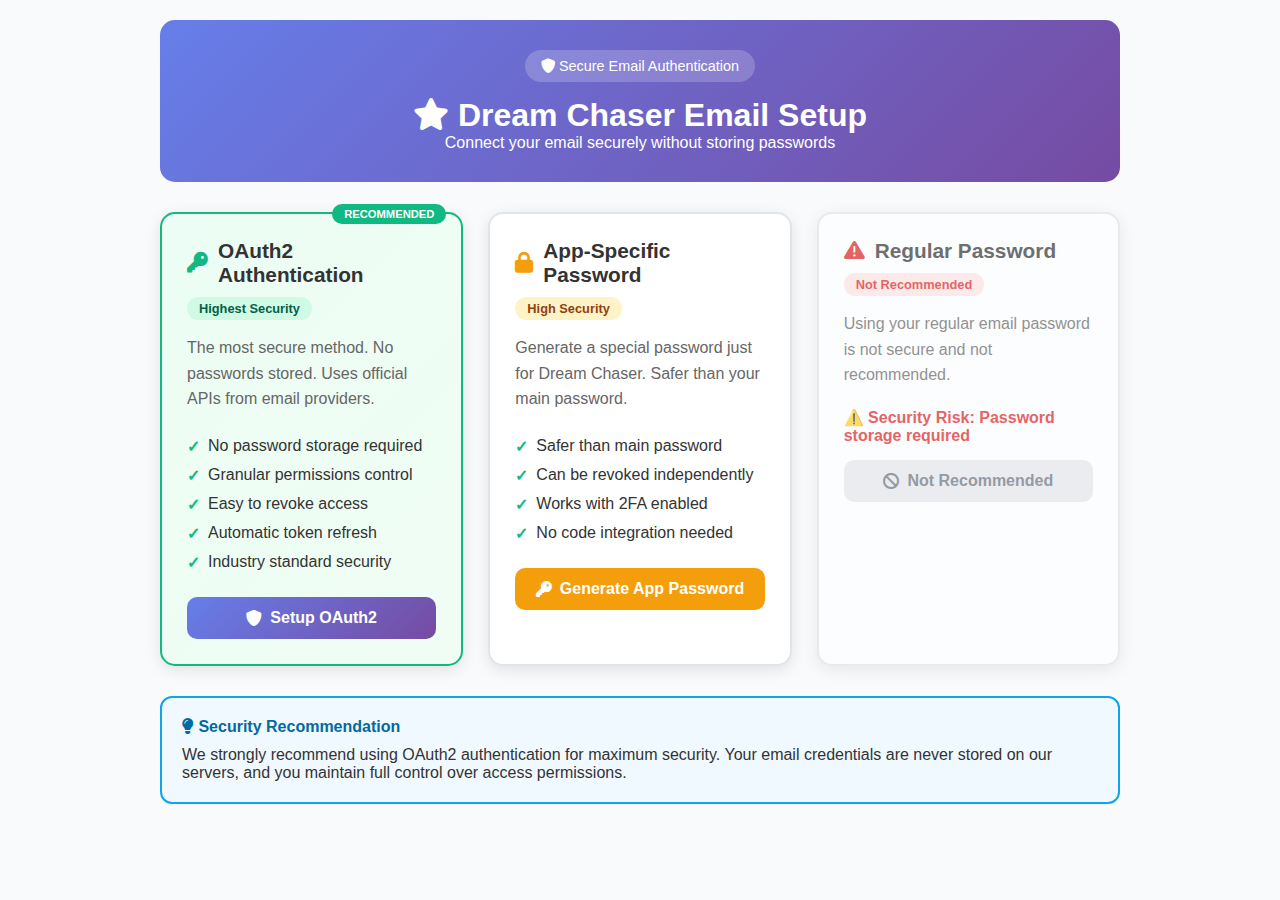
<file: secure-email-setup.html>
<!DOCTYPE html>
<html lang="en">
<head>
    <meta charset="UTF-8">
    <meta name="viewport" content="width=device-width, initial-scale=1.0">
    <title>Secure Email Setup - Dream Chaser</title>
    <link href="https://cdnjs.cloudflare.com/ajax/libs/font-awesome/6.0.0/css/all.min.css" rel="stylesheet">
    <style>
        * {
            margin: 0;
            padding: 0;
            box-sizing: border-box;
        }

        body {
            font-family: 'Segoe UI', Tahoma, Geneva, Verdana, sans-serif;
            background: #f8fafc;
            color: #333;
        }

        .container {
            max-width: 1000px;
            margin: 0 auto;
            padding: 20px;
        }

        .header {
            background: linear-gradient(135deg, #667eea 0%, #764ba2 100%);
            color: white;
            padding: 30px;
            border-radius: 15px;
            margin-bottom: 30px;
            text-align: center;
        }

        .security-badge {
            background: rgba(255,255,255,0.2);
            padding: 8px 16px;
            border-radius: 20px;
            display: inline-block;
            margin-bottom: 15px;
            font-size: 0.9rem;
        }

        .auth-methods {
            display: grid;
            grid-template-columns: repeat(auto-fit, minmax(300px, 1fr));
            gap: 25px;
            margin-bottom: 30px;
        }

        .auth-card {
            background: white;
            border-radius: 15px;
            padding: 25px;
            box-shadow: 0 4px 15px rgba(0,0,0,0.1);
            border: 2px solid #e1e5e9;
            transition: all 0.3s ease;
            position: relative;
        }

        .auth-card:hover {
            border-color: #667eea;
            transform: translateY(-3px);
        }

        .auth-card.recommended {
            border-color: #10b981;
            background: linear-gradient(135deg, #ecfdf5 0%, #f0fdf4 100%);
        }

        .auth-card.recommended::before {
            content: "RECOMMENDED";
            position: absolute;
            top: -10px;
            right: 15px;
            background: #10b981;
            color: white;
            padding: 4px 12px;
            border-radius: 12px;
            font-size: 0.7rem;
            font-weight: 700;
        }

        .auth-title {
            font-size: 1.3rem;
            font-weight: 700;
            margin-bottom: 10px;
            display: flex;
            align-items: center;
            gap: 10px;
        }

        .security-level {
            padding: 4px 12px;
            border-radius: 20px;
            font-size: 0.8rem;
            font-weight: 600;
            margin-bottom: 15px;
            display: inline-block;
        }

        .security-high { background: #d1fae5; color: #065f46; }
        .security-medium { background: #fef3c7; color: #92400e; }
        .security-low { background: #fee2e2; color: #dc2626; }

        .auth-description {
            color: #666;
            margin-bottom: 20px;
            line-height: 1.6;
        }

        .benefits-list {
            list-style: none;
            margin-bottom: 20px;
        }

        .benefits-list li {
            padding: 5px 0;
            display: flex;
            align-items: center;
            gap: 8px;
        }

        .benefits-list li::before {
            content: "✓";
            color: #10b981;
            font-weight: bold;
        }

        .setup-btn {
            width: 100%;
            padding: 12px 20px;
            border: none;
            border-radius: 10px;
            font-size: 1rem;
            font-weight: 600;
            cursor: pointer;
            transition: all 0.3s ease;
            display: flex;
            align-items: center;
            justify-content: center;
            gap: 8px;
        }

        .btn-oauth {
            background: linear-gradient(135deg, #667eea 0%, #764ba2 100%);
            color: white;
        }

        .btn-oauth:hover {
            transform: translateY(-2px);
            box-shadow: 0 8px 25px rgba(102, 126, 234, 0.3);
        }

        .btn-app-password {
            background: #f59e0b;
            color: white;
        }

        .btn-app-password:hover {
            background: #d97706;
        }

        .instructions-modal {
            display: none;
            position: fixed;
            top: 0;
            left: 0;
            width: 100%;
            height: 100%;
            background: rgba(0,0,0,0.5);
            z-index: 1000;
        }

        .modal-content {
            position: absolute;
            top: 50%;
            left: 50%;
            transform: translate(-50%, -50%);
            background: white;
            border-radius: 15px;
            padding: 30px;
            max-width: 600px;
            width: 90%;
            max-height: 80vh;
            overflow-y: auto;
        }

        .modal-header {
            display: flex;
            justify-content: space-between;
            align-items: center;
            margin-bottom: 20px;
            padding-bottom: 15px;
            border-bottom: 2px solid #e1e5e9;
        }

        .close-btn {
            background: none;
            border: none;
            font-size: 1.5rem;
            cursor: pointer;
            color: #666;
        }

        .step-list {
            list-style: none;
            counter-reset: step-counter;
        }

        .step-list li {
            counter-increment: step-counter;
            padding: 15px 0;
            padding-left: 40px;
            position: relative;
            border-left: 2px solid #e1e5e9;
            margin-left: 15px;
        }

        .step-list li::before {
            content: counter(step-counter);
            position: absolute;
            left: -15px;
            top: 15px;
            background: #667eea;
            color: white;
            width: 30px;
            height: 30px;
            border-radius: 50%;
            display: flex;
            align-items: center;
            justify-content: center;
            font-weight: bold;
            font-size: 0.9rem;
        }

        .step-list li:last-child {
            border-left: none;
        }

        .security-note {
            background: #f0f9ff;
            border: 2px solid #0ea5e9;
            border-radius: 12px;
            padding: 20px;
            margin: 20px 0;
        }

        .security-note h4 {
            color: #0369a1;
            margin-bottom: 10px;
        }

        .provider-grid {
            display: grid;
            grid-template-columns: repeat(auto-fit, minmax(200px, 1fr));
            gap: 15px;
            margin: 20px 0;
        }

        .provider-btn {
            padding: 15px;
            border: 2px solid #e1e5e9;
            border-radius: 12px;
            background: white;
            cursor: pointer;
            transition: all 0.3s ease;
            text-align: center;
        }

        .provider-btn:hover {
            border-color: #667eea;
            background: #f8fafc;
        }

        .provider-btn.selected {
            border-color: #667eea;
            background: #eff6ff;
        }

        .oauth-flow {
            background: #f8fafc;
            border-radius: 12px;
            padding: 20px;
            margin: 20px 0;
        }

        .oauth-step {
            display: flex;
            align-items: center;
            gap: 15px;
            margin: 15px 0;
            padding: 15px;
            background: white;
            border-radius: 8px;
            border-left: 4px solid #667eea;
        }

        .oauth-step-number {
            background: #667eea;
            color: white;
            width: 30px;
            height: 30px;
            border-radius: 50%;
            display: flex;
            align-items: center;
            justify-content: center;
            font-weight: bold;
            flex-shrink: 0;
        }

        @media (max-width: 768px) {
            .auth-methods {
                grid-template-columns: 1fr;
            }
            
            .provider-grid {
                grid-template-columns: 1fr;
            }
        }
    </style>
</head>
<body>
    <div class="container">
        <header class="header">
            <div class="security-badge">
                <i class="fas fa-shield-alt"></i> Secure Email Authentication
            </div>
            <h1><i class="fas fa-star"></i> Dream Chaser Email Setup</h1>
            <p>Connect your email securely without storing passwords</p>
        </header>

        <div class="auth-methods">
            <!-- OAuth2 Method -->
            <div class="auth-card recommended">
                <div class="auth-title">
                    <i class="fas fa-key" style="color: #10b981;"></i>
                    OAuth2 Authentication
                </div>
                <div class="security-level security-high">Highest Security</div>
                <div class="auth-description">
                    The most secure method. No passwords stored. Uses official APIs from email providers.
                </div>
                <ul class="benefits-list">
                    <li>No password storage required</li>
                    <li>Granular permissions control</li>
                    <li>Easy to revoke access</li>
                    <li>Automatic token refresh</li>
                    <li>Industry standard security</li>
                </ul>
                <button class="setup-btn btn-oauth" onclick="showOAuthSetup()">
                    <i class="fas fa-shield-alt"></i>
                    Setup OAuth2
                </button>
            </div>

            <!-- App Password Method -->
            <div class="auth-card">
                <div class="auth-title">
                    <i class="fas fa-lock" style="color: #f59e0b;"></i>
                    App-Specific Password
                </div>
                <div class="security-level security-medium">High Security</div>
                <div class="auth-description">
                    Generate a special password just for Dream Chaser. Safer than your main password.
                </div>
                <ul class="benefits-list">
                    <li>Safer than main password</li>
                    <li>Can be revoked independently</li>
                    <li>Works with 2FA enabled</li>
                    <li>No code integration needed</li>
                </ul>
                <button class="setup-btn btn-app-password" onclick="showAppPasswordSetup()">
                    <i class="fas fa-key"></i>
                    Generate App Password
                </button>
            </div>

            <!-- Regular Password (Not Recommended) -->
            <div class="auth-card" style="opacity: 0.7;">
                <div class="auth-title">
                    <i class="fas fa-exclamation-triangle" style="color: #dc2626;"></i>
                    Regular Password
                </div>
                <div class="security-level security-low">Not Recommended</div>
                <div class="auth-description">
                    Using your regular email password is not secure and not recommended.
                </div>
                <div style="color: #dc2626; font-weight: 600; margin-bottom: 15px;">
                    ⚠️ Security Risk: Password storage required
                </div>
                <button class="setup-btn" style="background: #e5e7eb; color: #6b7280;" disabled>
                    <i class="fas fa-ban"></i>
                    Not Recommended
                </button>
            </div>
        </div>

        <div class="security-note">
            <h4><i class="fas fa-lightbulb"></i> Security Recommendation</h4>
            <p>We strongly recommend using OAuth2 authentication for maximum security. Your email credentials are never stored on our servers, and you maintain full control over access permissions.</p>
        </div>
    </div>

    <!-- OAuth2 Setup Modal -->
    <div id="oauthModal" class="instructions-modal">
        <div class="modal-content">
            <div class="modal-header">
                <h3><i class="fas fa-shield-alt"></i> OAuth2 Setup</h3>
                <button class="close-btn" onclick="closeModal('oauthModal')">&times;</button>
            </div>

            <div class="provider-grid">
                <div class="provider-btn" onclick="selectProvider('gmail')">
                    <i class="fab fa-google" style="font-size: 2rem; color: #ea4335; margin-bottom: 10px;"></i>
                    <div>Gmail</div>
                </div>
                <div class="provider-btn" onclick="selectProvider('outlook')">
                    <i class="fab fa-microsoft" style="font-size: 2rem; color: #0078d4; margin-bottom: 10px;"></i>
                    <div>Outlook</div>
                </div>
                <div class="provider-btn" onclick="selectProvider('yahoo')">
                    <i class="fab fa-yahoo" style="font-size: 2rem; color: #720e9e; margin-bottom: 10px;"></i>
                    <div>Yahoo</div>
                </div>
            </div>

            <div id="oauthFlow" class="oauth-flow" style="display: none;">
                <h4>OAuth2 Authentication Flow</h4>
                <div class="oauth-step">
                    <div class="oauth-step-number">1</div>
                    <div>Click "Authorize" to open your email provider's login page</div>
                </div>
                <div class="oauth-step">
                    <div class="oauth-step-number">2</div>
                    <div>Sign in to your email account</div>
                </div>
                <div class="oauth-step">
                    <div class="oauth-step-number">3</div>
                    <div>Grant Dream Chaser permission to read your emails</div>
                </div>
                <div class="oauth-step">
                    <div class="oauth-step-number">4</div>
                    <div>You'll be redirected back to Dream Chaser automatically</div>
                </div>

                <button id="authorizeBtn" class="setup-btn btn-oauth" style="margin-top: 20px;" onclick="startOAuthFlow()">
                    <i class="fas fa-external-link-alt"></i>
                    Authorize Access
                </button>
            </div>
        </div>
    </div>

    <!-- App Password Setup Modal -->
    <div id="appPasswordModal" class="instructions-modal">
        <div class="modal-content">
            <div class="modal-header">
                <h3><i class="fas fa-key"></i> App Password Setup</h3>
                <button class="close-btn" onclick="closeModal('appPasswordModal')">&times;</button>
            </div>

            <div class="provider-grid">
                <div class="provider-btn" onclick="showAppPasswordInstructions('gmail')">
                    <i class="fab fa-google" style="font-size: 2rem; color: #ea4335; margin-bottom: 10px;"></i>
                    <div>Gmail</div>
                </div>
                <div class="provider-btn" onclick="showAppPasswordInstructions('outlook')">
                    <i class="fab fa-microsoft" style="font-size: 2rem; color: #0078d4; margin-bottom: 10px;"></i>
                    <div>Outlook</div>
                </div>
                <div class="provider-btn" onclick="showAppPasswordInstructions('yahoo')">
                    <i class="fab fa-yahoo" style="font-size: 2rem; color: #720e9e; margin-bottom: 10px;"></i>
                    <div>Yahoo</div>
                </div>
            </div>

            <div id="appPasswordInstructions" style="display: none;">
                <ol class="step-list" id="instructionSteps">
                    <!-- Instructions will be populated by JavaScript -->
                </ol>

                <div class="security-note">
                    <h4><i class="fas fa-info-circle"></i> Security Note</h4>
                    <p id="securityNote">App passwords provide secure access without exposing your main password.</p>
                </div>

                <div style="margin-top: 20px;">
                    <label style="display: block; margin-bottom: 10px; font-weight: 600;">Enter your app password:</label>
                    <input type="password" id="appPasswordInput" placeholder="16-character app password" 
                           style="width: 100%; padding: 12px; border: 2px solid #e1e5e9; border-radius: 8px; margin-bottom: 15px;">
                    <button class="setup-btn btn-app-password" onclick="saveAppPassword()">
                        <i class="fas fa-save"></i>
                        Save App Password
                    </button>
                </div>
            </div>
        </div>
    </div>

    <script>
        let selectedProvider = null;

        const appPasswordInstructions = {
            gmail: {
                steps: [
                    "Go to your Google Account settings (myaccount.google.com)",
                    "Navigate to Security → 2-Step Verification",
                    "Enable 2-Step Verification if not already enabled",
                    "Go to App passwords",
                    "Select 'Mail' and 'Other (Custom name)'",
                    "Enter 'Dream Chaser' as the app name",
                    "Copy the generated 16-character password",
                    "Paste the password in the field below"
                ],
                securityNote: "App passwords are safer than your main password and can be revoked anytime from your Google Account settings."
            },
            outlook: {
                steps: [
                    "Go to account.microsoft.com",
                    "Navigate to Security → Advanced security options",
                    "Enable two-step verification if not already enabled",
                    "Go to App passwords",
                    "Click 'Create a new app password'",
                    "Enter 'Dream Chaser' as the app name",
                    "Copy the generated password",
                    "Paste the password in the field below"
                ],
                securityNote: "App passwords provide secure access without exposing your main password and can be managed from your Microsoft account."
            },
            yahoo: {
                steps: [
                    "Go to Yahoo Account Security",
                    "Enable two-step verification",
                    "Generate an app password",
                    "Select 'Other app' and enter 'Dream Chaser'",
                    "Copy the generated password",
                    "Paste the password in the field below"
                ],
                securityNote: "App passwords are required for third-party apps with Yahoo Mail when 2FA is enabled."
            }
        };

        function showOAuthSetup() {
            document.getElementById('oauthModal').style.display = 'block';
        }

        function showAppPasswordSetup() {
            document.getElementById('appPasswordModal').style.display = 'block';
        }

        function closeModal(modalId) {
            document.getElementById(modalId).style.display = 'none';
            selectedProvider = null;
            document.getElementById('oauthFlow').style.display = 'none';
            document.getElementById('appPasswordInstructions').style.display = 'none';
        }

        function selectProvider(provider) {
            selectedProvider = provider;
            
            // Update provider button selection
            document.querySelectorAll('.provider-btn').forEach(btn => {
                btn.classList.remove('selected');
            });
            event.target.closest('.provider-btn').classList.add('selected');
            
            // Show OAuth flow
            document.getElementById('oauthFlow').style.display = 'block';
            
            // Update authorize button
            const authorizeBtn = document.getElementById('authorizeBtn');
            const providerNames = { gmail: 'Google', outlook: 'Microsoft', yahoo: 'Yahoo' };
            authorizeBtn.innerHTML = `<i class="fas fa-external-link-alt"></i> Authorize ${providerNames[provider]}`;
        }

        function showAppPasswordInstructions(provider) {
            selectedProvider = provider;
            
            // Update provider button selection
            document.querySelectorAll('.provider-btn').forEach(btn => {
                btn.classList.remove('selected');
            });
            event.target.closest('.provider-btn').classList.add('selected');
            
            // Show instructions
            const instructions = appPasswordInstructions[provider];
            const stepsList = document.getElementById('instructionSteps');
            const securityNote = document.getElementById('securityNote');
            
            stepsList.innerHTML = instructions.steps.map(step => `<li>${step}</li>`).join('');
            securityNote.textContent = instructions.securityNote;
            
            document.getElementById('appPasswordInstructions').style.display = 'block';
        }

        function startOAuthFlow() {
            if (!selectedProvider) {
                alert('Please select an email provider first');
                return;
            }
            
            // In a real implementation, this would redirect to the OAuth provider
            alert(`Starting OAuth flow for ${selectedProvider}. This would redirect to ${selectedProvider}'s authorization page.`);
            
            // Demo: simulate successful OAuth
            setTimeout(() => {
                alert('OAuth authentication successful! Email monitoring is now active.');
                closeModal('oauthModal');
            }, 2000);
        }

        function saveAppPassword() {
            const password = document.getElementById('appPasswordInput').value;
            
            if (!password) {
                alert('Please enter your app password');
                return;
            }
            
            if (!selectedProvider) {
                alert('Please select an email provider first');
                return;
            }
            
            // In a real implementation, this would save the encrypted app password
            alert(`App password saved successfully for ${selectedProvider}! Email monitoring is now active.`);
            closeModal('appPasswordModal');
        }

        // Close modals when clicking outside
        window.onclick = function(event) {
            const modals = document.querySelectorAll('.instructions-modal');
            modals.forEach(modal => {
                if (event.target === modal) {
                    modal.style.display = 'none';
                }
            });
        }
    </script>
</body>
</html>
</file>
<file: styles.css>
* {
    margin: 0;
    padding: 0;
    box-sizing: border-box;
}

body {
    font-family: 'Segoe UI', Tahoma, Geneva, Verdana, sans-serif;
    background: linear-gradient(135deg, #667eea 0%, #764ba2 100%);
    min-height: 100vh;
    color: #333;
}

.container {
    max-width: 1200px;
    margin: 0 auto;
    padding: 20px;
}

/* Header */
.header {
    text-align: center;
    margin-bottom: 40px;
    color: white;
}

.logo {
    display: flex;
    align-items: center;
    justify-content: center;
    gap: 15px;
    margin-bottom: 10px;
}

.logo i {
    font-size: 2.5rem;
}

.logo h1 {
    font-size: 2.5rem;
    font-weight: 700;
}

.tagline {
    font-size: 1.2rem;
    opacity: 0.9;
}

/* Assessment Section */
.assessment-section {
    background: white;
    border-radius: 20px;
    padding: 40px;
    box-shadow: 0 20px 40px rgba(0,0,0,0.1);
    margin-bottom: 30px;
}

.assessment-intro {
    text-align: center;
    margin-bottom: 40px;
}

.assessment-intro h2 {
    color: #333;
    margin-bottom: 15px;
    font-size: 1.8rem;
}

.assessment-intro p {
    color: #666;
    font-size: 1.1rem;
    max-width: 600px;
    margin: 0 auto;
}

/* Step Navigation */
.step {
    display: none;
    animation: fadeIn 0.5s ease;
}

.step.active {
    display: block;
}

.step-header {
    display: flex;
    align-items: center;
    gap: 15px;
    margin-bottom: 30px;
    padding-bottom: 20px;
    border-bottom: 2px solid #f0f0f0;
}

.step-number {
    width: 40px;
    height: 40px;
    background: linear-gradient(135deg, #667eea 0%, #764ba2 100%);
    color: white;
    border-radius: 50%;
    display: flex;
    align-items: center;
    justify-content: center;
    font-weight: bold;
    font-size: 1.2rem;
}

.step-header h3 {
    color: #333;
    font-size: 1.5rem;
    margin: 0;
}

.question-group {
    margin-bottom: 25px;
}

.question-group label {
    display: block;
    font-weight: 600;
    margin-bottom: 10px;
    color: #333;
    font-size: 1.1rem;
}

.question-group textarea {
    width: 100%;
    padding: 15px;
    border: 2px solid #e1e5e9;
    border-radius: 10px;
    font-size: 16px;
    font-family: inherit;
    resize: vertical;
    min-height: 80px;
    transition: all 0.3s ease;
}

.question-group textarea:focus {
    outline: none;
    border-color: #667eea;
    box-shadow: 0 0 0 3px rgba(102, 126, 234, 0.1);
}

.checkbox-group {
    display: grid;
    grid-template-columns: repeat(auto-fit, minmax(200px, 1fr));
    gap: 15px;
    margin-top: 10px;
}

.checkbox-item {
    display: flex;
    align-items: center;
    gap: 10px;
    cursor: pointer;
    padding: 12px;
    border-radius: 8px;
    transition: background-color 0.3s ease;
}

.checkbox-item:hover {
    background-color: #f8f9fa;
}

.checkbox-item input[type="checkbox"] {
    width: 18px;
    height: 18px;
    accent-color: #667eea;
}

.step-navigation {
    display: flex;
    justify-content: space-between;
    align-items: center;
    margin-top: 40px;
    gap: 20px;
}

.prev-btn, .next-btn, .submit-btn {
    padding: 12px 24px;
    border: none;
    border-radius: 10px;
    font-size: 1rem;
    font-weight: 600;
    cursor: pointer;
    transition: all 0.3s ease;
    display: flex;
    align-items: center;
    gap: 8px;
}

.prev-btn {
    background: #f8f9fa;
    color: #666;
    border: 2px solid #e1e5e9;
}

.prev-btn:hover {
    background: #e9ecef;
    border-color: #667eea;
}

.next-btn, .submit-btn {
    background: linear-gradient(135deg, #667eea 0%, #764ba2 100%);
    color: white;
}

.next-btn:hover, .submit-btn:hover {
    transform: translateY(-2px);
    box-shadow: 0 8px 20px rgba(102, 126, 234, 0.3);
}

/* Career Insights Section */
.insights-section {
    background: white;
    border-radius: 20px;
    padding: 40px;
    box-shadow: 0 20px 40px rgba(0,0,0,0.1);
    margin-bottom: 30px;
}

.insights-header h2 {
    color: #333;
    margin-bottom: 25px;
    font-size: 1.8rem;
}

.insight-card {
    background: linear-gradient(135deg, #f8f9ff 0%, #e8f2ff 100%);
    border-radius: 15px;
    padding: 30px;
    border-left: 5px solid #667eea;
}

.insight-content h3 {
    color: #333;
    margin-bottom: 15px;
    font-size: 1.3rem;
}

.personality-text {
    color: #555;
    font-size: 1.1rem;
    line-height: 1.6;
    margin-bottom: 20px;
}

.match-highlight {
    background: white;
    padding: 20px;
    border-radius: 10px;
    border: 2px solid #667eea;
}

.match-highlight h4 {
    color: #667eea;
    margin-bottom: 10px;
    font-size: 1.2rem;
}

.match-reason {
    color: #333;
    font-size: 1.1rem;
    line-height: 1.6;
    font-weight: 500;
}

/* Personalized Recommendations */
.personalized-intro {
    background: linear-gradient(135deg, #667eea 0%, #764ba2 100%);
    color: white;
    padding: 30px;
    border-radius: 15px;
    margin-bottom: 30px;
}

.personalized-intro h3 {
    margin-bottom: 20px;
    font-size: 1.4rem;
}

.recommendations-grid {
    display: grid;
    grid-template-columns: repeat(auto-fit, minmax(280px, 1fr));
    gap: 20px;
    margin-top: 20px;
}

.recommendation-card {
    background: rgba(255, 255, 255, 0.1);
    padding: 20px;
    border-radius: 10px;
    border: 1px solid rgba(255, 255, 255, 0.2);
    display: flex;
    align-items: center;
    gap: 15px;
}

.company-logo {
    width: 50px;
    height: 50px;
    background: white;
    color: #667eea;
    border-radius: 50%;
    display: flex;
    align-items: center;
    justify-content: center;
    font-weight: bold;
    font-size: 1.2rem;
}

.recommendation-content h4 {
    margin-bottom: 8px;
    font-size: 1.1rem;
}

.recommendation-content p {
    opacity: 0.9;
    font-size: 0.95rem;
    line-height: 1.4;
}

/* Job Cards Updates */
.job-badges {
    display: flex;
    flex-direction: column;
    gap: 10px;
    align-items: flex-end;
}

.match-score {
    background: linear-gradient(135deg, #28a745 0%, #20c997 100%);
    color: white;
    padding: 6px 12px;
    border-radius: 20px;
    font-size: 0.85rem;
    font-weight: 600;
    display: flex;
    align-items: center;
    gap: 5px;
}

/* Follow-up Questions */
.follow-up-questions {
    background: #f8f9fa;
    padding: 30px;
    border-radius: 15px;
    margin-top: 30px;
    text-align: center;
}

.follow-up-questions h3 {
    color: #333;
    margin-bottom: 20px;
    font-size: 1.3rem;
}

.follow-up-grid {
    display: grid;
    grid-template-columns: repeat(auto-fit, minmax(200px, 1fr));
    gap: 15px;
    margin-top: 20px;
}

.follow-up-btn {
    padding: 15px 20px;
    background: white;
    border: 2px solid #e1e5e9;
    border-radius: 10px;
    cursor: pointer;
    transition: all 0.3s ease;
    display: flex;
    align-items: center;
    justify-content: center;
    gap: 10px;
    font-weight: 600;
    color: #333;
}

.follow-up-btn:hover {
    border-color: #667eea;
    background: #667eea;
    color: white;
    transform: translateY(-2px);
}

.form-grid {
    display: grid;
    grid-template-columns: repeat(auto-fit, minmax(300px, 1fr));
    gap: 20px;
    margin-bottom: 30px;
}

.form-group {
    display: flex;
    flex-direction: column;
}

.form-group label {
    font-weight: 600;
    margin-bottom: 8px;
    color: #555;
}

.form-group input,
.form-group select {
    padding: 12px 16px;
    border: 2px solid #e1e5e9;
    border-radius: 10px;
    font-size: 16px;
    transition: all 0.3s ease;
}

.form-group input:focus,
.form-group select:focus {
    outline: none;
    border-color: #667eea;
    box-shadow: 0 0 0 3px rgba(102, 126, 234, 0.1);
}

/* Search Sources */
.search-sources {
    margin-bottom: 30px;
}

.search-sources h3 {
    margin-bottom: 15px;
    color: #333;
    font-size: 1.2rem;
}

.sources-grid {
    display: grid;
    grid-template-columns: repeat(auto-fit, minmax(150px, 1fr));
    gap: 15px;
}

.source-checkbox {
    display: flex;
    align-items: center;
    gap: 8px;
    cursor: pointer;
    padding: 10px;
    border-radius: 8px;
    transition: background-color 0.3s ease;
}

.source-checkbox:hover {
    background-color: #f8f9fa;
}

.source-checkbox input[type="checkbox"] {
    width: 18px;
    height: 18px;
    accent-color: #667eea;
}

/* Search Button */
.search-btn {
    width: 100%;
    padding: 16px 32px;
    background: linear-gradient(135deg, #667eea 0%, #764ba2 100%);
    color: white;
    border: none;
    border-radius: 12px;
    font-size: 1.1rem;
    font-weight: 600;
    cursor: pointer;
    transition: all 0.3s ease;
    display: flex;
    align-items: center;
    justify-content: center;
    gap: 10px;
}

.search-btn:hover {
    transform: translateY(-2px);
    box-shadow: 0 10px 25px rgba(102, 126, 234, 0.3);
}

.search-btn:active {
    transform: translateY(0);
}

/* Loading Section */
.loading-section {
    background: white;
    border-radius: 20px;
    padding: 40px;
    text-align: center;
    box-shadow: 0 20px 40px rgba(0,0,0,0.1);
    margin-bottom: 30px;
}

.loading-spinner i {
    font-size: 3rem;
    color: #667eea;
    margin-bottom: 20px;
}

.loading-section h3 {
    margin-bottom: 30px;
    color: #333;
}

.search-progress {
    max-width: 400px;
    margin: 0 auto;
}

.progress-item {
    margin-bottom: 20px;
    text-align: left;
}

.source-name {
    display: block;
    margin-bottom: 8px;
    font-weight: 600;
    color: #555;
}

.progress-bar {
    width: 100%;
    height: 8px;
    background-color: #e1e5e9;
    border-radius: 4px;
    overflow: hidden;
}

.progress-fill {
    height: 100%;
    background: linear-gradient(90deg, #667eea, #764ba2);
    width: 0%;
    transition: width 0.5s ease;
}

/* Results Section */
.results-section {
    background: white;
    border-radius: 20px;
    padding: 40px;
    box-shadow: 0 20px 40px rgba(0,0,0,0.1);
}

.results-header {
    display: flex;
    justify-content: space-between;
    align-items: center;
    margin-bottom: 30px;
    flex-wrap: wrap;
    gap: 20px;
}

.results-header h2 {
    color: #333;
    font-size: 1.8rem;
}

.results-actions {
    display: flex;
    gap: 10px;
}

.btn-secondary {
    padding: 10px 20px;
    background: #f8f9fa;
    border: 2px solid #e1e5e9;
    border-radius: 8px;
    cursor: pointer;
    font-weight: 600;
    transition: all 0.3s ease;
    display: flex;
    align-items: center;
    gap: 8px;
}

.btn-secondary:hover {
    background: #e9ecef;
    border-color: #667eea;
}

/* Filters */
.filters {
    display: flex;
    gap: 20px;
    margin-bottom: 30px;
    flex-wrap: wrap;
}

.filters select {
    padding: 10px 16px;
    border: 2px solid #e1e5e9;
    border-radius: 8px;
    background: white;
    cursor: pointer;
}

/* Job Cards */
.jobs-container {
    display: grid;
    gap: 20px;
    margin-bottom: 30px;
}

.job-card {
    border: 2px solid #e1e5e9;
    border-radius: 12px;
    padding: 24px;
    transition: all 0.3s ease;
    background: white;
}

.job-card:hover {
    border-color: #667eea;
    box-shadow: 0 8px 25px rgba(102, 126, 234, 0.15);
    transform: translateY(-2px);
}

.job-header {
    display: flex;
    justify-content: space-between;
    align-items: flex-start;
    margin-bottom: 16px;
    flex-wrap: wrap;
    gap: 15px;
}

.job-title {
    font-size: 1.3rem;
    font-weight: 700;
    color: #333;
    margin-bottom: 8px;
}

.job-company {
    font-size: 1.1rem;
    color: #667eea;
    font-weight: 600;
}

.job-source {
    background: #667eea;
    color: white;
    padding: 4px 12px;
    border-radius: 20px;
    font-size: 0.85rem;
    font-weight: 600;
}

.job-details {
    display: flex;
    flex-wrap: wrap;
    gap: 20px;
    margin-bottom: 16px;
    color: #666;
}

.job-detail {
    display: flex;
    align-items: center;
    gap: 6px;
}

.job-description {
    color: #555;
    line-height: 1.6;
    margin-bottom: 16px;
}

.job-footer {
    display: flex;
    justify-content: space-between;
    align-items: center;
    flex-wrap: wrap;
    gap: 15px;
}

.job-salary {
    font-weight: 700;
    color: #28a745;
    font-size: 1.1rem;
}

.job-actions {
    display: flex;
    gap: 10px;
}

.btn-apply {
    padding: 8px 16px;
    background: #667eea;
    color: white;
    border: none;
    border-radius: 6px;
    cursor: pointer;
    font-weight: 600;
    text-decoration: none;
    transition: all 0.3s ease;
}

.btn-apply:hover {
    background: #5a67d8;
    transform: translateY(-1px);
}

.btn-save {
    padding: 8px 16px;
    background: transparent;
    color: #667eea;
    border: 2px solid #667eea;
    border-radius: 6px;
    cursor: pointer;
    font-weight: 600;
    transition: all 0.3s ease;
}

.btn-save:hover {
    background: #667eea;
    color: white;
}

/* Load More */
.load-more {
    text-align: center;
}

.load-more button {
    padding: 12px 32px;
    font-size: 1rem;
}

/* Responsive Design */
@media (max-width: 768px) {
    .container {
        padding: 15px;
    }
    
    .search-section {
        padding: 25px;
    }
    
    .form-grid {
        grid-template-columns: 1fr;
    }
    
    .sources-grid {
        grid-template-columns: repeat(2, 1fr);
    }
    
    .results-header {
        flex-direction: column;
        align-items: flex-start;
    }
    
    .filters {
        flex-direction: column;
    }
    
    .job-header {
        flex-direction: column;
        align-items: flex-start;
    }
    
    .job-footer {
        flex-direction: column;
        align-items: flex-start;
    }
}

/* Animations */
@keyframes fadeIn {
    from {
        opacity: 0;
        transform: translateY(20px);
    }
    to {
        opacity: 1;
        transform: translateY(0);
    }
}

.job-card {
    animation: fadeIn 0.5s ease forwards;
}

/* Utility Classes */
.hidden {
    display: none !important;
}

.text-center {
    text-align: center;
}

.mt-20 {
    margin-top: 20px;
}

.mb-20 {
    margin-bottom: 20px;
}
</file>
